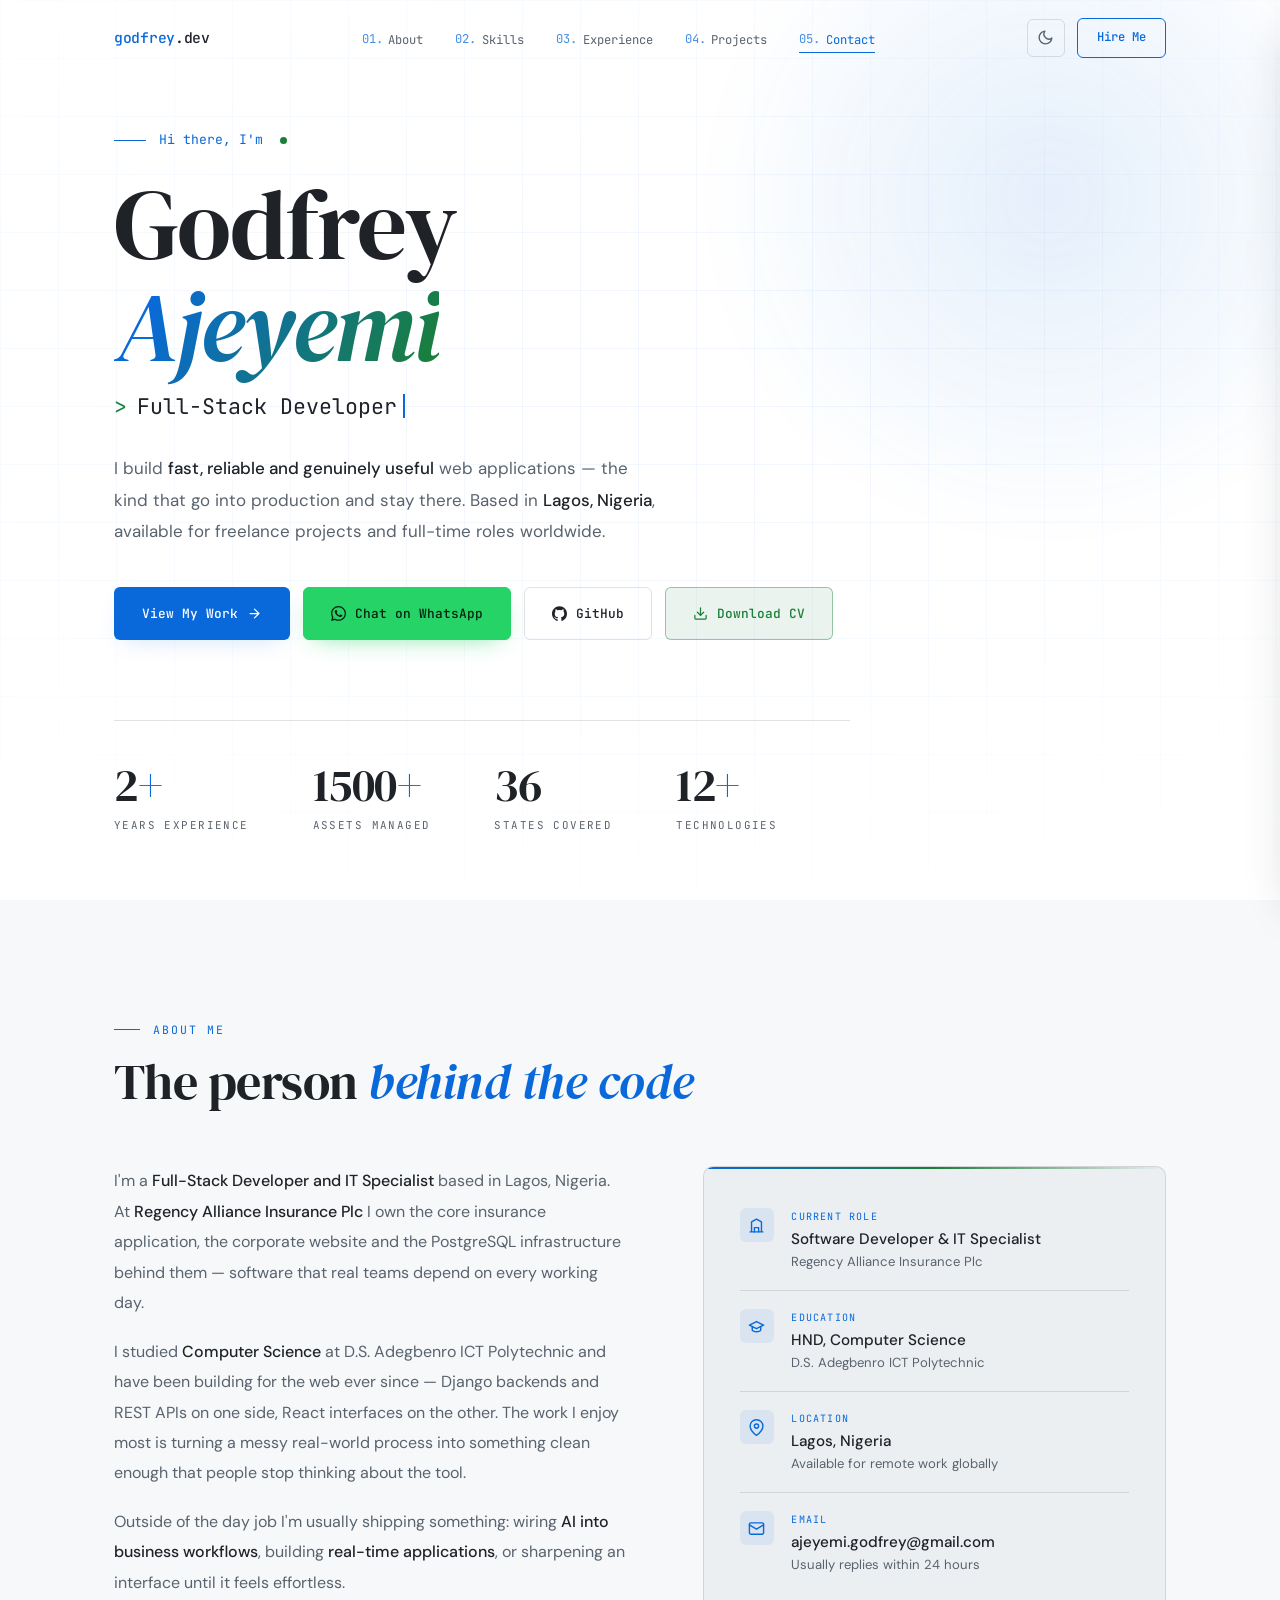
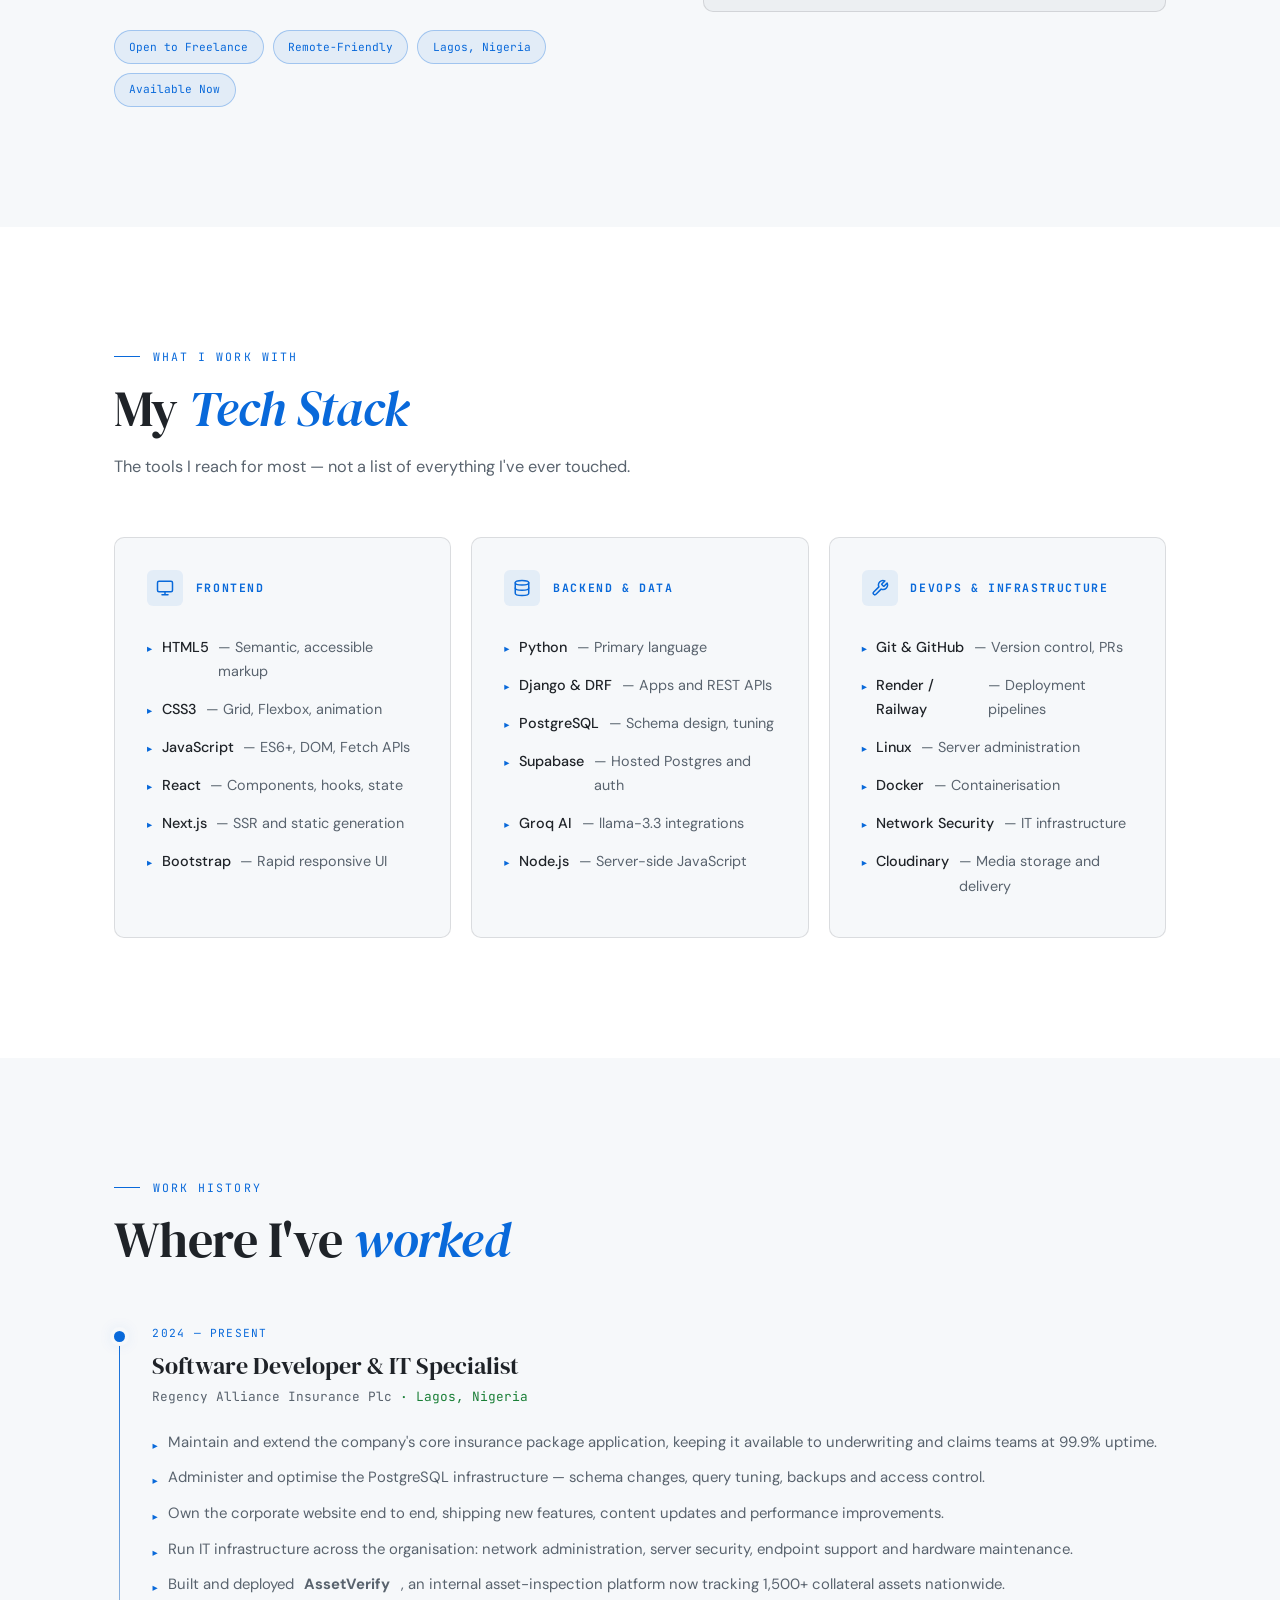
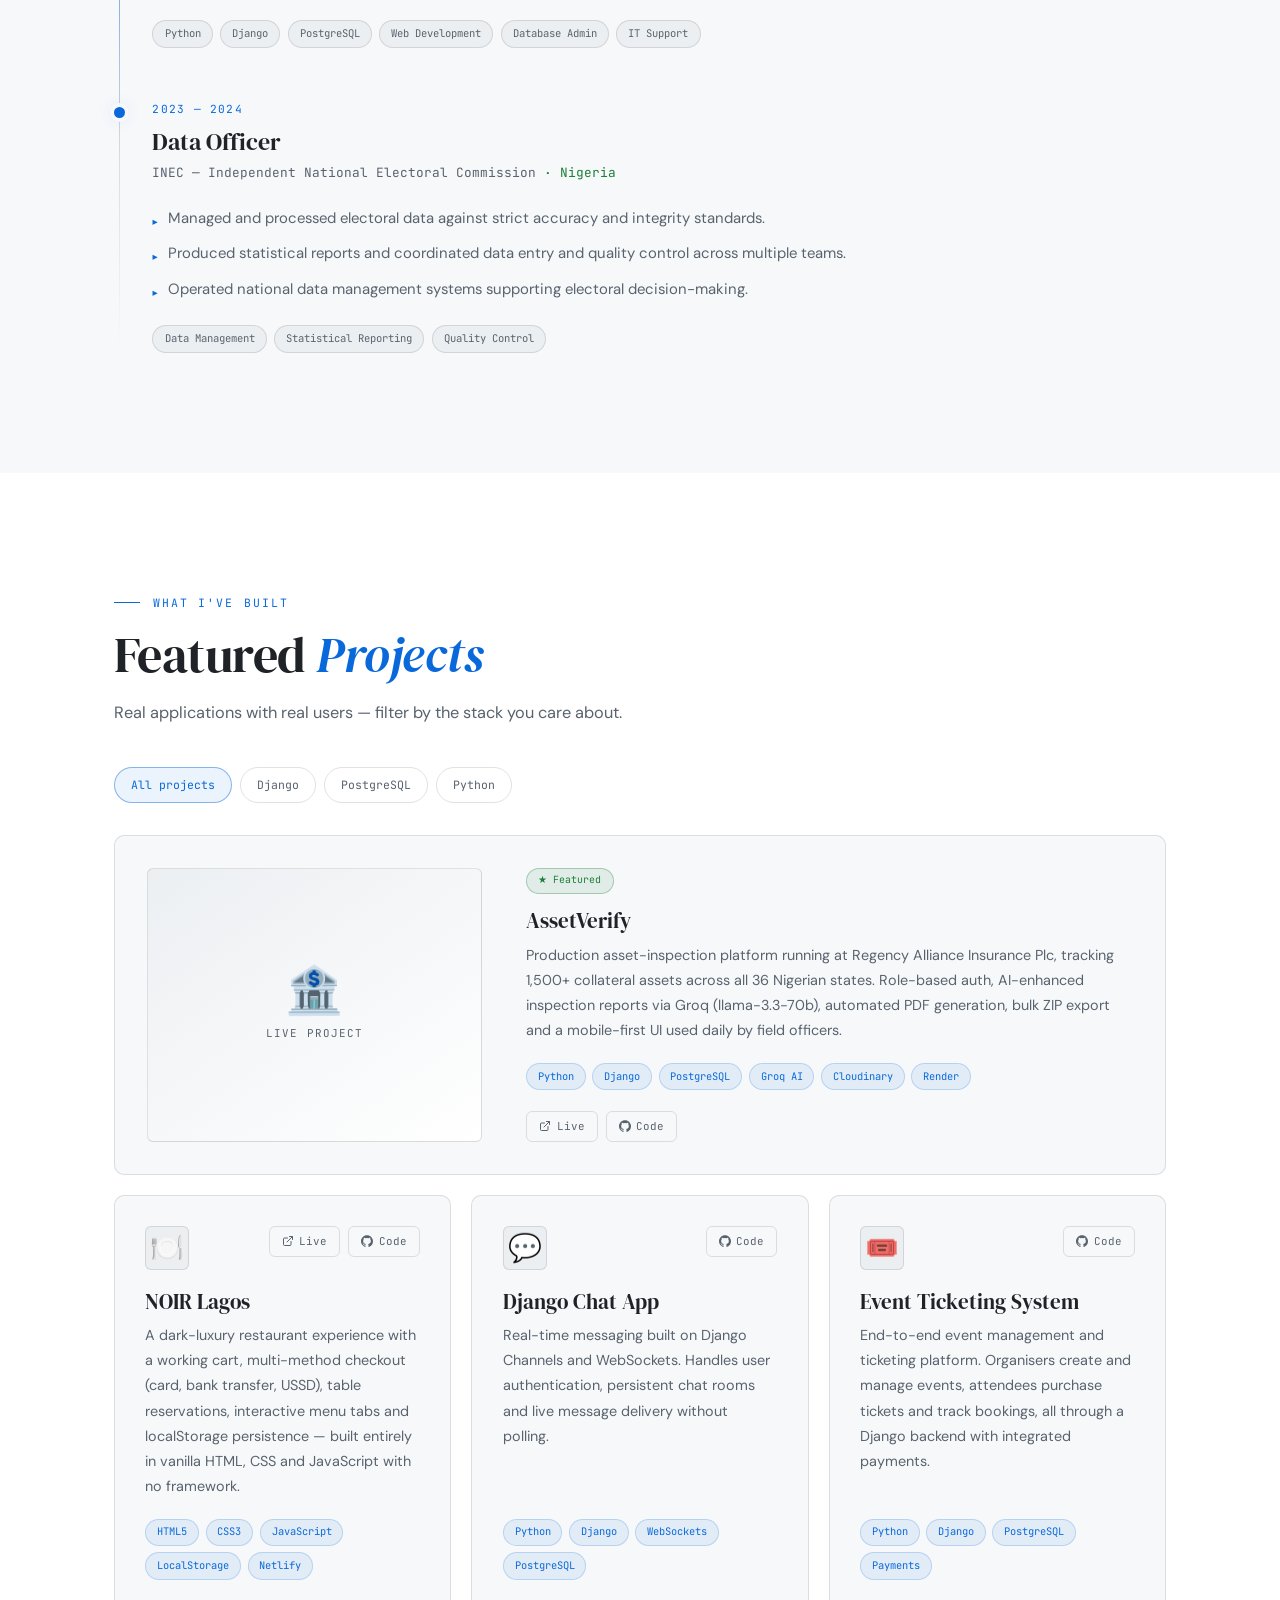
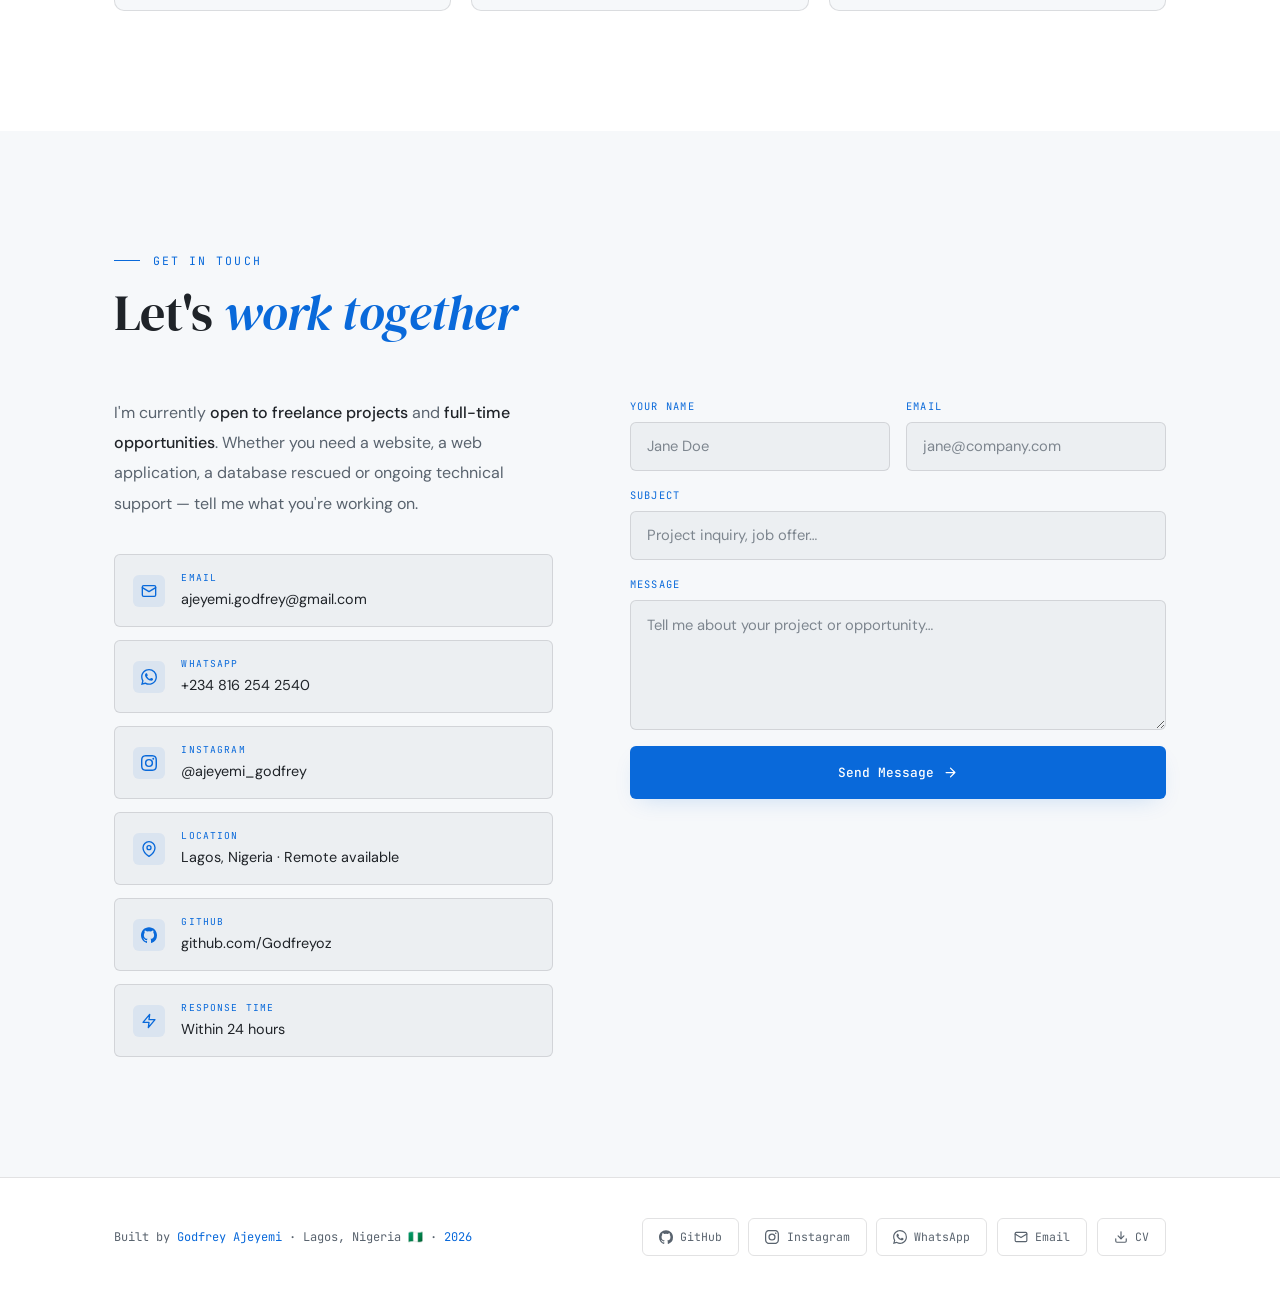
<file: index.html>
<!DOCTYPE html>
<html lang="en">
<head>
<meta charset="UTF-8"/>
<meta name="viewport" content="width=device-width, initial-scale=1.0"/>

<!-- ⚠ If you deploy anywhere other than https://godfreyportfolio.netlify.app, update the
     absolute URLs in this <head>, in robots.txt and in sitemap.xml.
     Social previews need absolute URLs — relative ones will not render. -->

<title>Godfrey Ajeyemi — Full-Stack Developer &amp; IT Specialist</title>
<meta name="description" content="Full-Stack Developer and IT Specialist in Lagos, Nigeria. I build production Django, Python and React applications — including AssetVerify, an AI-assisted asset inspection platform tracking 1,500+ assets across all 36 Nigerian states. Available for freelance and full-time work worldwide."/>
<meta name="author" content="Godfrey Ajeyemi"/>
<meta name="theme-color" content="#1a1f26"/>
<link rel="canonical" href="https://godfreyportfolio.netlify.app/"/>

<!-- Open Graph / Twitter -->
<meta property="og:type" content="profile"/>
<meta property="og:site_name" content="Godfrey Ajeyemi"/>
<meta property="og:title" content="Godfrey Ajeyemi — Full-Stack Developer &amp; IT Specialist"/>
<meta property="og:description" content="Django, Python, React and AI integration. Building production software from Lagos, Nigeria — available for freelance and full-time work worldwide."/>
<meta property="og:url" content="https://godfreyportfolio.netlify.app/"/>
<meta property="og:image" content="https://godfreyportfolio.netlify.app/assets/og-image.png"/>
<meta property="og:image:width" content="1200"/>
<meta property="og:image:height" content="630"/>
<meta property="og:image:alt" content="Godfrey Ajeyemi — Full-Stack Developer and IT Specialist"/>
<meta property="og:locale" content="en_NG"/>
<meta name="twitter:card" content="summary_large_image"/>
<meta name="twitter:title" content="Godfrey Ajeyemi — Full-Stack Developer &amp; IT Specialist"/>
<meta name="twitter:description" content="Django, Python, React and AI integration. Building production software from Lagos, Nigeria."/>
<meta name="twitter:image" content="https://godfreyportfolio.netlify.app/assets/og-image.png"/>

<!-- Icons -->
<link rel="icon" href="assets/favicon.svg" type="image/svg+xml"/>
<link rel="apple-touch-icon" href="assets/favicon.svg"/>
<link rel="manifest" href="site.webmanifest"/>

<!-- Fonts -->
<link rel="preconnect" href="https://fonts.googleapis.com"/>
<link rel="preconnect" href="https://fonts.gstatic.com" crossorigin/>
<link rel="stylesheet" href="https://fonts.googleapis.com/css2?family=DM+Serif+Display:ital@0;1&amp;family=DM+Sans:wght@300;400;500;600&amp;family=JetBrains+Mono:wght@400;500&amp;display=swap"/>

<link rel="stylesheet" href="css/style.css"/>

<!-- Theme resolved before first paint so there is no light/dark flash. -->
<script>
(function () {
  try {
    var saved = localStorage.getItem('godfrey_theme');
    var prefersLight = window.matchMedia('(prefers-color-scheme: light)').matches;
    var theme = saved || (prefersLight ? 'light' : 'dark');
    if (theme === 'light') {
      document.documentElement.setAttribute('data-theme', 'light');
      var m = document.querySelector('meta[name="theme-color"]');
      if (m) m.setAttribute('content', '#ffffff');
    }
  } catch (e) {}
})();
</script>

<script type="application/ld+json">
{
  "@context": "https://schema.org",
  "@type": "Person",
  "name": "Godfrey Ajeyemi",
  "url": "https://godfreyportfolio.netlify.app/",
  "image": "https://godfreyportfolio.netlify.app/assets/og-image.png",
  "jobTitle": "Full-Stack Developer & IT Specialist",
  "worksFor": { "@type": "Organization", "name": "Regency Alliance Insurance Plc" },
  "alumniOf": { "@type": "CollegeOrUniversity", "name": "D.S. Adegbenro ICT Polytechnic" },
  "address": {
    "@type": "PostalAddress",
    "addressLocality": "Lagos",
    "addressCountry": "NG"
  },
  "sameAs": [
    "https://github.com/Godfreyoz",
    "https://www.instagram.com/ajeyemi_godfrey/"
  ],
  "knowsAbout": [
    "Python", "Django", "Django REST Framework", "PostgreSQL", "JavaScript",
    "React", "Next.js", "Docker", "Linux", "AI Integration"
  ]
}
</script>
</head>
<body>

<a class="skip-link" href="#main">Skip to content</a>
<div class="progress-bar" id="progress" aria-hidden="true"></div>
<div class="toast" id="toast" role="status" aria-live="polite"></div>

<!-- ── NAV ─────────────────────────────────────────────────────────────── -->
<header class="nav" id="nav">
  <div class="wrap nav-inner">
    <a href="#hero" class="nav-logo">godfrey<span>.dev</span></a>

    <nav aria-label="Primary">
      <ul class="nav-links">
        <li><a href="#about"><i>01.</i>About</a></li>
        <li><a href="#skills"><i>02.</i>Skills</a></li>
        <li><a href="#experience"><i>03.</i>Experience</a></li>
        <li><a href="#projects"><i>04.</i>Projects</a></li>
        <li><a href="#contact"><i>05.</i>Contact</a></li>
      </ul>
    </nav>

    <div class="nav-actions">
      <button class="icon-btn" id="themeToggle" type="button" aria-label="Switch to light theme">
        <svg class="icon-moon" viewBox="0 0 24 24" fill="none" stroke="currentColor" stroke-width="2" stroke-linecap="round" stroke-linejoin="round" aria-hidden="true"><path d="M21 12.79A9 9 0 1 1 11.21 3 7 7 0 0 0 21 12.79z"/></svg>
        <svg class="icon-sun" viewBox="0 0 24 24" fill="none" stroke="currentColor" stroke-width="2" stroke-linecap="round" stroke-linejoin="round" aria-hidden="true"><circle cx="12" cy="12" r="4"/><path d="M12 2v2M12 20v2M4.93 4.93l1.41 1.41M17.66 17.66l1.41 1.41M2 12h2M20 12h2M6.34 17.66l-1.41 1.41M19.07 4.93l-1.41 1.41"/></svg>
      </button>

      <a href="#contact" class="nav-hire" data-email-link>Hire Me</a>

      <button class="icon-btn nav-toggle" id="navToggle" type="button"
              aria-label="Open menu" aria-expanded="false" aria-controls="drawer">
        <svg viewBox="0 0 24 24" fill="none" stroke="currentColor" stroke-width="2" stroke-linecap="round" aria-hidden="true"><path d="M3 6h18M3 12h18M3 18h18"/></svg>
      </button>
    </div>
  </div>
</header>

<div class="nav-scrim" id="scrim"></div>
<nav class="nav-drawer" id="drawer" aria-label="Mobile">
  <a href="#about"><i>01.</i>About</a>
  <a href="#skills"><i>02.</i>Skills</a>
  <a href="#experience"><i>03.</i>Experience</a>
  <a href="#projects"><i>04.</i>Projects</a>
  <a href="#contact"><i>05.</i>Contact</a>
  <a href="#contact" data-email-link><i>→</i>Hire Me</a>
</nav>

<main id="main">

<!-- ── HERO ────────────────────────────────────────────────────────────── -->
<section class="hero" id="hero">
  <div class="hero-bg" aria-hidden="true"></div>
  <div class="hero-glow" aria-hidden="true"></div>

  <div class="wrap hero-inner">
    <div class="hero-content">
      <p class="hero-greeting">
        Hi there, I'm
        <span class="status-dot" aria-hidden="true"></span>
        <span class="sr-only">Currently available for work</span>
      </p>

      <h1 class="hero-name">Godfrey<br/><em>Ajeyemi</em></h1>

      <p class="hero-role">
        <span class="prompt" aria-hidden="true">&gt;</span>
        <span id="typed">Full-Stack Developer</span>
        <span class="caret" aria-hidden="true"></span>
      </p>

      <p class="hero-desc">
        I build <strong>fast, reliable and genuinely useful</strong> web applications — the kind
        that go into production and stay there. Based in <strong>Lagos, Nigeria</strong>, available
        for freelance projects and full-time roles worldwide.
      </p>

      <div class="hero-ctas">
        <a href="#projects" class="btn btn-primary">
          View My Work
          <svg viewBox="0 0 24 24" fill="none" stroke="currentColor" stroke-width="2" stroke-linecap="round" stroke-linejoin="round" aria-hidden="true"><path d="M5 12h14M12 5l7 7-7 7"/></svg>
        </a>
        <a href="#contact" class="btn btn-wa" data-wa-link>
          <svg viewBox="0 0 24 24" fill="currentColor" aria-hidden="true"><path d="M17.472 14.382c-.297-.149-1.758-.867-2.03-.967-.273-.099-.471-.148-.67.15-.197.297-.767.966-.94 1.164-.173.199-.347.223-.644.075-.297-.15-1.255-.463-2.39-1.475-.883-.788-1.48-1.761-1.653-2.059-.173-.297-.018-.458.13-.606.134-.133.298-.347.446-.52.149-.174.198-.298.298-.497.099-.198.05-.371-.025-.52-.075-.149-.669-1.612-.916-2.207-.242-.579-.487-.5-.669-.51a12.8 12.8 0 0 0-.57-.01c-.198 0-.52.074-.792.372-.272.297-1.04 1.016-1.04 2.479 0 1.462 1.065 2.875 1.213 3.074.149.198 2.096 3.2 5.077 4.487.709.306 1.262.489 1.694.625.712.227 1.36.195 1.871.118.571-.085 1.758-.719 2.006-1.413.248-.694.248-1.289.173-1.413-.074-.124-.272-.198-.57-.347m-5.421 7.403h-.004a9.87 9.87 0 0 1-5.031-1.378l-.361-.214-3.741.982.998-3.648-.235-.374a9.86 9.86 0 0 1-1.51-5.26c.001-5.45 4.436-9.884 9.888-9.884a9.82 9.82 0 0 1 6.988 2.896 9.825 9.825 0 0 1 2.893 6.994c-.003 5.45-4.437 9.884-9.885 9.884m8.413-18.297A11.815 11.815 0 0 0 12.05 0C5.495 0 .16 5.335.157 11.892c0 2.096.547 4.142 1.588 5.945L.057 24l6.305-1.654a11.882 11.882 0 0 0 5.683 1.448h.005c6.554 0 11.89-5.335 11.893-11.893a11.821 11.821 0 0 0-3.48-8.413Z"/></svg>
          Chat on WhatsApp
        </a>
        <a href="https://github.com/Godfreyoz" target="_blank" rel="noopener noreferrer" class="btn btn-ghost">
          <svg viewBox="0 0 24 24" fill="currentColor" aria-hidden="true"><path d="M12 .5C5.37.5 0 5.87 0 12.5c0 5.3 3.44 9.8 8.21 11.39.6.11.82-.26.82-.58v-2.23c-3.34.73-4.04-1.42-4.04-1.42-.55-1.39-1.34-1.76-1.34-1.76-1.09-.75.08-.73.08-.73 1.2.08 1.84 1.24 1.84 1.24 1.07 1.83 2.81 1.3 3.5.99.11-.78.42-1.31.76-1.61-2.67-.3-5.47-1.34-5.47-5.96 0-1.32.47-2.39 1.24-3.23-.13-.3-.54-1.53.11-3.18 0 0 1.01-.32 3.3 1.23a11.5 11.5 0 0 1 6.01 0c2.29-1.55 3.3-1.23 3.3-1.23.65 1.65.24 2.88.12 3.18.77.84 1.23 1.91 1.23 3.23 0 4.63-2.8 5.65-5.48 5.95.43.37.81 1.1.81 2.22v3.29c0 .32.22.7.83.58A12.01 12.01 0 0 0 24 12.5C24 5.87 18.63.5 12 .5z"/></svg>
          GitHub
        </a>
        <a href="Godfrey_Ajeyemi_CV.pdf" class="btn btn-cv" download>
          <svg viewBox="0 0 24 24" fill="none" stroke="currentColor" stroke-width="2" stroke-linecap="round" stroke-linejoin="round" aria-hidden="true"><path d="M21 15v4a2 2 0 0 1-2 2H5a2 2 0 0 1-2-2v-4"/><polyline points="7 10 12 15 17 10"/><line x1="12" y1="15" x2="12" y2="3"/></svg>
          Download CV
        </a>
      </div>

      <div class="hero-stats">
        <div>
          <p class="stat-num" data-count="2">2<span>+</span></p>
          <p class="stat-label">Years Experience</p>
        </div>
        <div>
          <p class="stat-num" data-count="1500">1500<span>+</span></p>
          <p class="stat-label">Assets Managed</p>
        </div>
        <div>
          <p class="stat-num" data-count="36">36</p>
          <p class="stat-label">States Covered</p>
        </div>
        <div>
          <p class="stat-num" data-count="12">12<span>+</span></p>
          <p class="stat-label">Technologies</p>
        </div>
      </div>
    </div>
  </div>
</section>

<!-- ── ABOUT ───────────────────────────────────────────────────────────── -->
<section id="about">
  <div class="wrap">
    <div class="section-head reveal">
      <p class="section-label">About Me</p>
      <h2 class="section-title">The person <em>behind the code</em></h2>
    </div>

    <div class="about-grid">
      <div class="about-text reveal" style="--d:.05s">
        <p>
          I'm a <strong>Full-Stack Developer and IT Specialist</strong> based in Lagos, Nigeria.
          At <strong>Regency Alliance Insurance Plc</strong> I own the core insurance application,
          the corporate website and the PostgreSQL infrastructure behind them — software that real
          teams depend on every working day.
        </p>
        <p>
          I studied <strong>Computer Science</strong> at D.S. Adegbenro ICT Polytechnic and have
          been building for the web ever since — Django backends and REST APIs on one side, React
          interfaces on the other. The work I enjoy most is turning a messy real-world process into
          something clean enough that people stop thinking about the tool.
        </p>
        <p>
          Outside of the day job I'm usually shipping something: wiring
          <strong>AI into business workflows</strong>, building <strong>real-time applications</strong>,
          or sharpening an interface until it feels effortless.
        </p>

        <div class="tag-row">
          <span class="tag">Open to Freelance</span>
          <span class="tag">Remote-Friendly</span>
          <span class="tag">Lagos, Nigeria</span>
          <span class="tag">Available Now</span>
        </div>
      </div>

      <div class="card about-card reveal" style="--d:.12s">
        <div class="about-row">
          <div class="about-icon" aria-hidden="true">
            <svg viewBox="0 0 24 24" fill="none" stroke="currentColor" stroke-width="2" stroke-linecap="round" stroke-linejoin="round"><path d="M3 21h18M5 21V7l7-4 7 4v14"/><path d="M9 21v-6h6v6"/></svg>
          </div>
          <div>
            <p class="about-label">Current Role</p>
            <p class="about-value">Software Developer &amp; IT Specialist</p>
            <p class="about-sub">Regency Alliance Insurance Plc</p>
          </div>
        </div>

        <div class="about-row">
          <div class="about-icon" aria-hidden="true">
            <svg viewBox="0 0 24 24" fill="none" stroke="currentColor" stroke-width="2" stroke-linecap="round" stroke-linejoin="round"><path d="M22 10L12 5 2 10l10 5 10-5z"/><path d="M6 12v5c0 1 2.7 2.5 6 2.5s6-1.5 6-2.5v-5"/></svg>
          </div>
          <div>
            <p class="about-label">Education</p>
            <p class="about-value">HND, Computer Science</p>
            <p class="about-sub">D.S. Adegbenro ICT Polytechnic</p>
          </div>
        </div>

        <div class="about-row">
          <div class="about-icon" aria-hidden="true">
            <svg viewBox="0 0 24 24" fill="none" stroke="currentColor" stroke-width="2" stroke-linecap="round" stroke-linejoin="round"><path d="M21 10c0 7-9 13-9 13s-9-6-9-13a9 9 0 0 1 18 0z"/><circle cx="12" cy="10" r="3"/></svg>
          </div>
          <div>
            <p class="about-label">Location</p>
            <p class="about-value">Lagos, Nigeria</p>
            <p class="about-sub">Available for remote work globally</p>
          </div>
        </div>

        <div class="about-row">
          <div class="about-icon" aria-hidden="true">
            <svg viewBox="0 0 24 24" fill="none" stroke="currentColor" stroke-width="2" stroke-linecap="round" stroke-linejoin="round"><rect x="2" y="4" width="20" height="16" rx="2"/><path d="m22 7-10 6L2 7"/></svg>
          </div>
          <div>
            <p class="about-label">Email</p>
            <p class="about-value" data-email-text></p>
            <p class="about-sub">Usually replies within 24 hours</p>
          </div>
        </div>
      </div>
    </div>
  </div>
</section>

<!-- ── SKILLS ──────────────────────────────────────────────────────────── -->
<section id="skills">
  <div class="wrap">
    <div class="section-head reveal">
      <p class="section-label">What I Work With</p>
      <h2 class="section-title">My <em>Tech Stack</em></h2>
      <p class="section-sub">
        The tools I reach for most — not a list of everything I've ever touched.
      </p>
    </div>

    <div class="skills-grid">
      <div class="card skill-card spotlight reveal">
        <div class="skill-head">
          <span class="skill-icon" aria-hidden="true">
            <svg viewBox="0 0 24 24" fill="none" stroke="currentColor" stroke-width="2" stroke-linecap="round" stroke-linejoin="round"><rect x="2" y="3" width="20" height="14" rx="2"/><path d="M8 21h8M12 17v4"/></svg>
          </span>
          <h3 class="skill-title">Frontend</h3>
        </div>
        <ul class="skill-list">
          <li><strong>HTML5</strong> — Semantic, accessible markup</li>
          <li><strong>CSS3</strong> — Grid, Flexbox, animation</li>
          <li><strong>JavaScript</strong> — ES6+, DOM, Fetch APIs</li>
          <li><strong>React</strong> — Components, hooks, state</li>
          <li><strong>Next.js</strong> — SSR and static generation</li>
          <li><strong>Bootstrap</strong> — Rapid responsive UI</li>
        </ul>
      </div>

      <div class="card skill-card spotlight reveal" style="--d:.08s">
        <div class="skill-head">
          <span class="skill-icon" aria-hidden="true">
            <svg viewBox="0 0 24 24" fill="none" stroke="currentColor" stroke-width="2" stroke-linecap="round" stroke-linejoin="round"><ellipse cx="12" cy="5" rx="9" ry="3"/><path d="M3 5v14c0 1.7 4 3 9 3s9-1.3 9-3V5"/><path d="M3 12c0 1.7 4 3 9 3s9-1.3 9-3"/></svg>
          </span>
          <h3 class="skill-title">Backend &amp; Data</h3>
        </div>
        <ul class="skill-list">
          <li><strong>Python</strong> — Primary language</li>
          <li><strong>Django &amp; DRF</strong> — Apps and REST APIs</li>
          <li><strong>PostgreSQL</strong> — Schema design, tuning</li>
          <li><strong>Supabase</strong> — Hosted Postgres and auth</li>
          <li><strong>Groq AI</strong> — llama-3.3 integrations</li>
          <li><strong>Node.js</strong> — Server-side JavaScript</li>
        </ul>
      </div>

      <div class="card skill-card spotlight reveal" style="--d:.16s">
        <div class="skill-head">
          <span class="skill-icon" aria-hidden="true">
            <svg viewBox="0 0 24 24" fill="none" stroke="currentColor" stroke-width="2" stroke-linecap="round" stroke-linejoin="round"><path d="M14.7 6.3a1 1 0 0 0 0 1.4l1.6 1.6a1 1 0 0 0 1.4 0l3.77-3.77a6 6 0 0 1-7.94 7.94l-6.91 6.91a2.12 2.12 0 0 1-3-3l6.91-6.91a6 6 0 0 1 7.94-7.94l-3.76 3.76z"/></svg>
          </span>
          <h3 class="skill-title">DevOps &amp; Infrastructure</h3>
        </div>
        <ul class="skill-list">
          <li><strong>Git &amp; GitHub</strong> — Version control, PRs</li>
          <li><strong>Render / Railway</strong> — Deployment pipelines</li>
          <li><strong>Linux</strong> — Server administration</li>
          <li><strong>Docker</strong> — Containerisation</li>
          <li><strong>Network Security</strong> — IT infrastructure</li>
          <li><strong>Cloudinary</strong> — Media storage and delivery</li>
        </ul>
      </div>
    </div>
  </div>
</section>

<!-- ── EXPERIENCE ──────────────────────────────────────────────────────── -->
<section id="experience">
  <div class="wrap">
    <div class="section-head reveal">
      <p class="section-label">Work History</p>
      <h2 class="section-title">Where I've <em>worked</em></h2>
    </div>

    <div class="timeline">
      <article class="tl-item reveal">
        <span class="tl-dot" aria-hidden="true"></span>
        <p class="tl-date">2024 — Present</p>
        <h3 class="tl-role">Software Developer &amp; IT Specialist</h3>
        <p class="tl-company">Regency Alliance Insurance Plc <span>· Lagos, Nigeria</span></p>
        <ul class="tl-bullets">
          <li>Maintain and extend the company's core insurance package application, keeping it available to underwriting and claims teams at 99.9% uptime.</li>
          <li>Administer and optimise the PostgreSQL infrastructure — schema changes, query tuning, backups and access control.</li>
          <li>Own the corporate website end to end, shipping new features, content updates and performance improvements.</li>
          <li>Run IT infrastructure across the organisation: network administration, server security, endpoint support and hardware maintenance.</li>
          <li>Built and deployed <strong>AssetVerify</strong>, an internal asset-inspection platform now tracking 1,500+ collateral assets nationwide.</li>
        </ul>
        <div class="tl-tags">
          <span class="tl-tag">Python</span>
          <span class="tl-tag">Django</span>
          <span class="tl-tag">PostgreSQL</span>
          <span class="tl-tag">Web Development</span>
          <span class="tl-tag">Database Admin</span>
          <span class="tl-tag">IT Support</span>
        </div>
      </article>

      <article class="tl-item reveal" style="--d:.08s">
        <span class="tl-dot" aria-hidden="true"></span>
        <p class="tl-date">2023 — 2024</p>
        <h3 class="tl-role">Data Officer</h3>
        <p class="tl-company">INEC — Independent National Electoral Commission <span>· Nigeria</span></p>
        <ul class="tl-bullets">
          <li>Managed and processed electoral data against strict accuracy and integrity standards.</li>
          <li>Produced statistical reports and coordinated data entry and quality control across multiple teams.</li>
          <li>Operated national data management systems supporting electoral decision-making.</li>
        </ul>
        <div class="tl-tags">
          <span class="tl-tag">Data Management</span>
          <span class="tl-tag">Statistical Reporting</span>
          <span class="tl-tag">Quality Control</span>
        </div>
      </article>
    </div>
  </div>
</section>

<!-- ── PROJECTS ────────────────────────────────────────────────────────── -->
<section id="projects">
  <div class="wrap">
    <div class="section-head reveal">
      <p class="section-label">What I've Built</p>
      <h2 class="section-title">Featured <em>Projects</em></h2>
      <p class="section-sub">
        Real applications with real users — filter by the stack you care about.
      </p>
    </div>

    <div class="filters" id="filters" role="group" aria-label="Filter projects by technology"></div>
    <div class="projects-grid" id="projectsGrid"></div>
  </div>
</section>

<!-- ── CONTACT ─────────────────────────────────────────────────────────── -->
<section id="contact">
  <div class="wrap">
    <div class="section-head reveal">
      <p class="section-label">Get In Touch</p>
      <h2 class="section-title">Let's <em>work together</em></h2>
    </div>

    <div class="contact-grid">
      <div class="reveal">
        <p class="contact-intro">
          I'm currently <strong>open to freelance projects</strong> and
          <strong>full-time opportunities</strong>. Whether you need a website, a web application,
          a database rescued or ongoing technical support — tell me what you're working on.
        </p>

        <div class="contact-list">
          <div class="contact-item">
            <span class="contact-icon" aria-hidden="true">
              <svg viewBox="0 0 24 24" fill="none" stroke="currentColor" stroke-width="2" stroke-linecap="round" stroke-linejoin="round"><rect x="2" y="4" width="20" height="16" rx="2"/><path d="m22 7-10 6L2 7"/></svg>
            </span>
            <div>
              <p class="contact-label">Email</p>
              <p class="contact-value" data-email-text></p>
            </div>
          </div>

          <div class="contact-item">
            <span class="contact-icon" aria-hidden="true">
              <svg viewBox="0 0 24 24" fill="currentColor"><path d="M17.472 14.382c-.297-.149-1.758-.867-2.03-.967-.273-.099-.471-.148-.67.15-.197.297-.767.966-.94 1.164-.173.199-.347.223-.644.075-.297-.15-1.255-.463-2.39-1.475-.883-.788-1.48-1.761-1.653-2.059-.173-.297-.018-.458.13-.606.134-.133.298-.347.446-.52.149-.174.198-.298.298-.497.099-.198.05-.371-.025-.52-.075-.149-.669-1.612-.916-2.207-.242-.579-.487-.5-.669-.51a12.8 12.8 0 0 0-.57-.01c-.198 0-.52.074-.792.372-.272.297-1.04 1.016-1.04 2.479 0 1.462 1.065 2.875 1.213 3.074.149.198 2.096 3.2 5.077 4.487.709.306 1.262.489 1.694.625.712.227 1.36.195 1.871.118.571-.085 1.758-.719 2.006-1.413.248-.694.248-1.289.173-1.413-.074-.124-.272-.198-.57-.347m-5.421 7.403h-.004a9.87 9.87 0 0 1-5.031-1.378l-.361-.214-3.741.982.998-3.648-.235-.374a9.86 9.86 0 0 1-1.51-5.26c.001-5.45 4.436-9.884 9.888-9.884a9.82 9.82 0 0 1 6.988 2.896 9.825 9.825 0 0 1 2.893 6.994c-.003 5.45-4.437 9.884-9.885 9.884m8.413-18.297A11.815 11.815 0 0 0 12.05 0C5.495 0 .16 5.335.157 11.892c0 2.096.547 4.142 1.588 5.945L.057 24l6.305-1.654a11.882 11.882 0 0 0 5.683 1.448h.005c6.554 0 11.89-5.335 11.893-11.893a11.821 11.821 0 0 0-3.48-8.413Z"/></svg>
            </span>
            <div>
              <p class="contact-label">WhatsApp</p>
              <p class="contact-value" data-phone-text></p>
            </div>
          </div>

          <a class="contact-item" href="https://www.instagram.com/ajeyemi_godfrey/" target="_blank" rel="noopener noreferrer">
            <span class="contact-icon" aria-hidden="true">
              <svg viewBox="0 0 24 24" fill="currentColor"><path d="M12 0C8.74 0 8.333.015 7.053.072 5.775.132 4.905.333 4.14.63c-.789.306-1.459.717-2.126 1.384S.935 3.35.63 4.14C.333 4.905.131 5.775.072 7.053.012 8.333 0 8.74 0 12s.015 3.667.072 4.947c.06 1.277.261 2.148.558 2.913.306.788.717 1.459 1.384 2.126.667.666 1.336 1.079 2.126 1.384.766.296 1.636.499 2.913.558C8.333 23.988 8.74 24 12 24s3.667-.015 4.947-.072c1.277-.06 2.148-.262 2.913-.558.788-.306 1.459-.718 2.126-1.384.666-.667 1.079-1.335 1.384-2.126.296-.765.499-1.636.558-2.913.06-1.28.072-1.687.072-4.947s-.015-3.667-.072-4.947c-.06-1.277-.262-2.149-.558-2.913-.306-.789-.718-1.459-1.384-2.126C21.319 1.347 20.651.935 19.86.63c-.765-.297-1.636-.499-2.913-.558C15.667.012 15.26 0 12 0zm0 2.16c3.203 0 3.585.016 4.85.071 1.17.055 1.805.249 2.227.415.562.217.96.477 1.382.896.419.42.679.819.896 1.381.164.422.36 1.057.413 2.227.057 1.266.07 1.646.07 4.85s-.015 3.585-.074 4.85c-.061 1.17-.256 1.805-.421 2.227-.224.562-.479.96-.899 1.382-.419.419-.824.679-1.38.896-.42.164-1.065.36-2.235.413-1.274.057-1.649.07-4.859.07-3.211 0-3.586-.015-4.859-.074-1.171-.061-1.816-.256-2.236-.421-.569-.224-.96-.479-1.379-.899-.421-.419-.69-.824-.9-1.38-.165-.42-.359-1.065-.42-2.235-.045-1.26-.061-1.649-.061-4.844 0-3.196.016-3.586.061-4.861.061-1.17.255-1.814.42-2.234.21-.57.479-.96.9-1.381.419-.419.81-.689 1.379-.898.42-.166 1.051-.361 2.221-.421 1.275-.045 1.65-.06 4.859-.06l.045.03zm0 3.678a6.162 6.162 0 1 0 0 12.324 6.162 6.162 0 1 0 0-12.324zM12 16c-2.209 0-4-1.79-4-4 0-2.209 1.791-4 4-4s4 1.791 4 4c0 2.21-1.791 4-4 4zm7.846-10.405a1.441 1.441 0 0 1-2.88 0 1.44 1.44 0 0 1 2.88 0z"/></svg>
            </span>
            <div>
              <p class="contact-label">Instagram</p>
              <p class="contact-value">@ajeyemi_godfrey</p>
            </div>
          </a>

          <div class="contact-item">
            <span class="contact-icon" aria-hidden="true">
              <svg viewBox="0 0 24 24" fill="none" stroke="currentColor" stroke-width="2" stroke-linecap="round" stroke-linejoin="round"><path d="M21 10c0 7-9 13-9 13s-9-6-9-13a9 9 0 0 1 18 0z"/><circle cx="12" cy="10" r="3"/></svg>
            </span>
            <div>
              <p class="contact-label">Location</p>
              <p class="contact-value">Lagos, Nigeria · Remote available</p>
            </div>
          </div>

          <a class="contact-item" href="https://github.com/Godfreyoz" target="_blank" rel="noopener noreferrer">
            <span class="contact-icon" aria-hidden="true">
              <svg viewBox="0 0 24 24" fill="currentColor"><path d="M12 .5C5.37.5 0 5.87 0 12.5c0 5.3 3.44 9.8 8.21 11.39.6.11.82-.26.82-.58v-2.23c-3.34.73-4.04-1.42-4.04-1.42-.55-1.39-1.34-1.76-1.34-1.76-1.09-.75.08-.73.08-.73 1.2.08 1.84 1.24 1.84 1.24 1.07 1.83 2.81 1.3 3.5.99.11-.78.42-1.31.76-1.61-2.67-.3-5.47-1.34-5.47-5.96 0-1.32.47-2.39 1.24-3.23-.13-.3-.54-1.53.11-3.18 0 0 1.01-.32 3.3 1.23a11.5 11.5 0 0 1 6.01 0c2.29-1.55 3.3-1.23 3.3-1.23.65 1.65.24 2.88.12 3.18.77.84 1.23 1.91 1.23 3.23 0 4.63-2.8 5.65-5.48 5.95.43.37.81 1.1.81 2.22v3.29c0 .32.22.7.83.58A12.01 12.01 0 0 0 24 12.5C24 5.87 18.63.5 12 .5z"/></svg>
            </span>
            <div>
              <p class="contact-label">GitHub</p>
              <p class="contact-value">github.com/Godfreyoz</p>
            </div>
          </a>

          <div class="contact-item">
            <span class="contact-icon" aria-hidden="true">
              <svg viewBox="0 0 24 24" fill="none" stroke="currentColor" stroke-width="2" stroke-linecap="round" stroke-linejoin="round"><polygon points="13 2 3 14 12 14 11 22 21 10 12 10 13 2"/></svg>
            </span>
            <div>
              <p class="contact-label">Response Time</p>
              <p class="contact-value">Within 24 hours</p>
            </div>
          </div>
        </div>
      </div>

      <div class="reveal" style="--d:.1s">
        <form class="form" id="contactForm" action="https://formspree.io/f/mgonvrkj" method="POST">
          <div class="form-row">
            <div class="field">
              <label for="f-name">Your Name</label>
              <input id="f-name" type="text" name="name" placeholder="Jane Doe" autocomplete="name" required/>
            </div>
            <div class="field">
              <label for="f-email">Email</label>
              <input id="f-email" type="email" name="email" placeholder="jane@company.com" autocomplete="email" required/>
            </div>
          </div>

          <div class="field">
            <label for="f-subject">Subject</label>
            <input id="f-subject" type="text" name="subject" placeholder="Project inquiry, job offer…" required/>
          </div>

          <div class="field">
            <label for="f-message">Message</label>
            <textarea id="f-message" name="message" placeholder="Tell me about your project or opportunity…" required></textarea>
          </div>

          <!-- Honeypot: hidden from people, irresistible to bots. -->
          <input class="hp" type="text" name="_gotcha" tabindex="-1" autocomplete="off" aria-hidden="true"/>

          <button type="submit" class="btn btn-primary" id="submitBtn" style="justify-content:center">
            <span class="btn-label">Send Message</span>
            <svg viewBox="0 0 24 24" fill="none" stroke="currentColor" stroke-width="2" stroke-linecap="round" stroke-linejoin="round" aria-hidden="true"><path d="M5 12h14M12 5l7 7-7 7"/></svg>
          </button>
        </form>
      </div>
    </div>
  </div>
</section>

</main>

<!-- ── FOOTER ──────────────────────────────────────────────────────────── -->
<footer>
  <div class="wrap footer-inner">
    <p class="footer-left">
      Built by <span>Godfrey Ajeyemi</span> · Lagos, Nigeria 🇳🇬 · <span id="year">2026</span>
    </p>
    <div class="footer-socials">
      <a href="https://github.com/Godfreyoz" target="_blank" rel="noopener noreferrer" class="social">
        <svg viewBox="0 0 24 24" fill="currentColor" aria-hidden="true"><path d="M12 .5C5.37.5 0 5.87 0 12.5c0 5.3 3.44 9.8 8.21 11.39.6.11.82-.26.82-.58v-2.23c-3.34.73-4.04-1.42-4.04-1.42-.55-1.39-1.34-1.76-1.34-1.76-1.09-.75.08-.73.08-.73 1.2.08 1.84 1.24 1.84 1.24 1.07 1.83 2.81 1.3 3.5.99.11-.78.42-1.31.76-1.61-2.67-.3-5.47-1.34-5.47-5.96 0-1.32.47-2.39 1.24-3.23-.13-.3-.54-1.53.11-3.18 0 0 1.01-.32 3.3 1.23a11.5 11.5 0 0 1 6.01 0c2.29-1.55 3.3-1.23 3.3-1.23.65 1.65.24 2.88.12 3.18.77.84 1.23 1.91 1.23 3.23 0 4.63-2.8 5.65-5.48 5.95.43.37.81 1.1.81 2.22v3.29c0 .32.22.7.83.58A12.01 12.01 0 0 0 24 12.5C24 5.87 18.63.5 12 .5z"/></svg>
        GitHub
      </a>
      <a href="https://www.instagram.com/ajeyemi_godfrey/" target="_blank" rel="noopener noreferrer" class="social">
        <svg viewBox="0 0 24 24" fill="currentColor" aria-hidden="true"><path d="M12 0C8.74 0 8.333.015 7.053.072 5.775.132 4.905.333 4.14.63c-.789.306-1.459.717-2.126 1.384S.935 3.35.63 4.14C.333 4.905.131 5.775.072 7.053.012 8.333 0 8.74 0 12s.015 3.667.072 4.947c.06 1.277.261 2.148.558 2.913.306.788.717 1.459 1.384 2.126.667.666 1.336 1.079 2.126 1.384.766.296 1.636.499 2.913.558C8.333 23.988 8.74 24 12 24s3.667-.015 4.947-.072c1.277-.06 2.148-.262 2.913-.558.788-.306 1.459-.718 2.126-1.384.666-.667 1.079-1.335 1.384-2.126.296-.765.499-1.636.558-2.913.06-1.28.072-1.687.072-4.947s-.015-3.667-.072-4.947c-.06-1.277-.262-2.149-.558-2.913-.306-.789-.718-1.459-1.384-2.126C21.319 1.347 20.651.935 19.86.63c-.765-.297-1.636-.499-2.913-.558C15.667.012 15.26 0 12 0zm0 2.16c3.203 0 3.585.016 4.85.071 1.17.055 1.805.249 2.227.415.562.217.96.477 1.382.896.419.42.679.819.896 1.381.164.422.36 1.057.413 2.227.057 1.266.07 1.646.07 4.85s-.015 3.585-.074 4.85c-.061 1.17-.256 1.805-.421 2.227-.224.562-.479.96-.899 1.382-.419.419-.824.679-1.38.896-.42.164-1.065.36-2.235.413-1.274.057-1.649.07-4.859.07-3.211 0-3.586-.015-4.859-.074-1.171-.061-1.816-.256-2.236-.421-.569-.224-.96-.479-1.379-.899-.421-.419-.69-.824-.9-1.38-.165-.42-.359-1.065-.42-2.235-.045-1.26-.061-1.649-.061-4.844 0-3.196.016-3.586.061-4.861.061-1.17.255-1.814.42-2.234.21-.57.479-.96.9-1.381.419-.419.81-.689 1.379-.898.42-.166 1.051-.361 2.221-.421 1.275-.045 1.65-.06 4.859-.06l.045.03zm0 3.678a6.162 6.162 0 1 0 0 12.324 6.162 6.162 0 1 0 0-12.324zM12 16c-2.209 0-4-1.79-4-4 0-2.209 1.791-4 4-4s4 1.791 4 4c0 2.21-1.791 4-4 4zm7.846-10.405a1.441 1.441 0 0 1-2.88 0 1.44 1.44 0 0 1 2.88 0z"/></svg>
        Instagram
      </a>
      <a href="#contact" class="social" data-wa-link>
        <svg viewBox="0 0 24 24" fill="currentColor" aria-hidden="true"><path d="M17.472 14.382c-.297-.149-1.758-.867-2.03-.967-.273-.099-.471-.148-.67.15-.197.297-.767.966-.94 1.164-.173.199-.347.223-.644.075-.297-.15-1.255-.463-2.39-1.475-.883-.788-1.48-1.761-1.653-2.059-.173-.297-.018-.458.13-.606.134-.133.298-.347.446-.52.149-.174.198-.298.298-.497.099-.198.05-.371-.025-.52-.075-.149-.669-1.612-.916-2.207-.242-.579-.487-.5-.669-.51a12.8 12.8 0 0 0-.57-.01c-.198 0-.52.074-.792.372-.272.297-1.04 1.016-1.04 2.479 0 1.462 1.065 2.875 1.213 3.074.149.198 2.096 3.2 5.077 4.487.709.306 1.262.489 1.694.625.712.227 1.36.195 1.871.118.571-.085 1.758-.719 2.006-1.413.248-.694.248-1.289.173-1.413-.074-.124-.272-.198-.57-.347m-5.421 7.403h-.004a9.87 9.87 0 0 1-5.031-1.378l-.361-.214-3.741.982.998-3.648-.235-.374a9.86 9.86 0 0 1-1.51-5.26c.001-5.45 4.436-9.884 9.888-9.884a9.82 9.82 0 0 1 6.988 2.896 9.825 9.825 0 0 1 2.893 6.994c-.003 5.45-4.437 9.884-9.885 9.884m8.413-18.297A11.815 11.815 0 0 0 12.05 0C5.495 0 .16 5.335.157 11.892c0 2.096.547 4.142 1.588 5.945L.057 24l6.305-1.654a11.882 11.882 0 0 0 5.683 1.448h.005c6.554 0 11.89-5.335 11.893-11.893a11.821 11.821 0 0 0-3.48-8.413Z"/></svg>
        WhatsApp
      </a>
      <a href="#" class="social" data-email-link>
        <svg viewBox="0 0 24 24" fill="none" stroke="currentColor" stroke-width="2" stroke-linecap="round" stroke-linejoin="round" aria-hidden="true"><rect x="2" y="4" width="20" height="16" rx="2"/><path d="m22 7-10 6L2 7"/></svg>
        Email
      </a>
      <a href="Godfrey_Ajeyemi_CV.pdf" class="social" download>
        <svg viewBox="0 0 24 24" fill="none" stroke="currentColor" stroke-width="2" stroke-linecap="round" stroke-linejoin="round" aria-hidden="true"><path d="M21 15v4a2 2 0 0 1-2 2H5a2 2 0 0 1-2-2v-4"/><polyline points="7 10 12 15 17 10"/><line x1="12" y1="15" x2="12" y2="3"/></svg>
        CV
      </a>
    </div>
  </div>
</footer>

<button class="to-top" id="toTop" type="button" aria-label="Back to top">
  <svg viewBox="0 0 24 24" fill="none" stroke="currentColor" stroke-width="2" stroke-linecap="round" stroke-linejoin="round" aria-hidden="true"><path d="M12 19V5M5 12l7-7 7 7"/></svg>
</button>

<script src="js/main.js" defer></script>
</body>
</html>
</file>
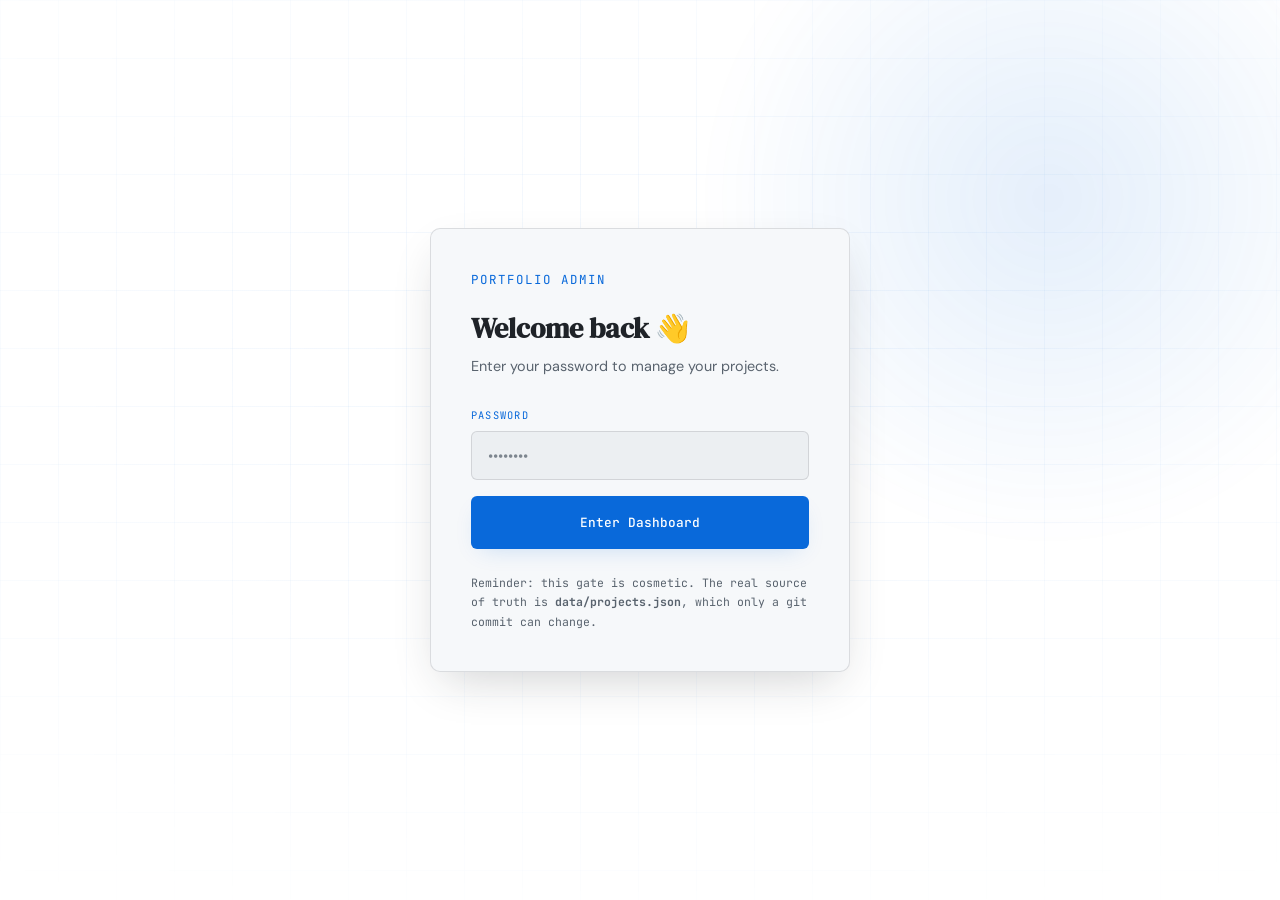
<file: admin.html>
<!DOCTYPE html>
<html lang="en">
<head>
<meta charset="UTF-8"/>
<meta name="viewport" content="width=device-width, initial-scale=1.0"/>
<title>Portfolio Admin · Godfrey Ajeyemi</title>
<meta name="robots" content="noindex, nofollow"/>
<meta name="theme-color" content="#1a1f26"/>
<link rel="icon" href="assets/favicon.svg" type="image/svg+xml"/>
<link rel="preconnect" href="https://fonts.googleapis.com"/>
<link rel="preconnect" href="https://fonts.gstatic.com" crossorigin/>
<link rel="stylesheet" href="https://fonts.googleapis.com/css2?family=DM+Serif+Display:ital@0;1&amp;family=DM+Sans:wght@300;400;500;600&amp;family=JetBrains+Mono:wght@400;500&amp;display=swap"/>
<link rel="stylesheet" href="css/style.css"/>
<script>
(function () {
  try {
    var saved = localStorage.getItem('godfrey_theme');
    var prefersLight = window.matchMedia('(prefers-color-scheme: light)').matches;
    if ((saved || (prefersLight ? 'light' : 'dark')) === 'light') {
      document.documentElement.setAttribute('data-theme', 'light');
    }
  } catch (e) {}
})();
</script>
<style>
/* Admin-only chrome. Everything else comes from css/style.css. */
.gate { min-height: 100svh; display: grid; place-items: center; padding: var(--gutter); position: relative; }
.gate-box {
  position: relative; z-index: 2;
  width: min(420px, 100%);
  background: var(--bg2);
  border: 1px solid var(--border);
  border-radius: var(--radius);
  padding: 2.5rem;
  box-shadow: var(--shadow);
}
.gate-logo { font-family: var(--ff-mono); font-size: 0.78rem; color: var(--blue); letter-spacing: 0.16em; text-transform: uppercase; margin-bottom: 1.4rem; }
.gate-title { font-family: var(--ff-display); font-size: 1.75rem; line-height: 1.2; }
.gate-sub { color: var(--muted); font-size: 0.9rem; margin: 0.5rem 0 1.8rem; }
.gate-err { color: #f85149; font-family: var(--ff-mono); font-size: 0.75rem; margin-top: 0.9rem; display: none; }
.gate-err.show { display: block; }
.gate-note { color: var(--muted); font-size: 0.72rem; font-family: var(--ff-mono); margin-top: 1.5rem; line-height: 1.7; }

.admin { display: none; }
.admin.on { display: block; }

.adm-head {
  position: sticky; top: 0; z-index: 50;
  background: var(--scrim);
  -webkit-backdrop-filter: blur(14px); backdrop-filter: blur(14px);
  border-bottom: 1px solid var(--border);
}
.adm-head-inner { display: flex; align-items: center; justify-content: space-between; gap: 1rem; flex-wrap: wrap; padding-block: 1rem; }
.adm-logo { font-family: var(--ff-mono); font-size: 0.88rem; color: var(--blue); }
.adm-logo span { color: var(--text); }
.adm-actions { display: flex; gap: 0.5rem; flex-wrap: wrap; }

.adm-body { display: grid; grid-template-columns: 1fr 420px; gap: 1.5rem; padding-block: 2rem 4rem; align-items: start; }
@media (max-width: 1024px) { .adm-body { grid-template-columns: 1fr; } }

.panel { background: var(--bg2); border: 1px solid var(--border); border-radius: var(--radius); padding: 1.5rem; }
.panel-head { display: flex; align-items: center; justify-content: space-between; gap: 1rem; flex-wrap: wrap; margin-bottom: 1.25rem; }
.panel-title { font-family: var(--ff-mono); font-size: 0.75rem; color: var(--blue); text-transform: uppercase; letter-spacing: 0.14em; }
.count { font-family: var(--ff-mono); font-size: 0.7rem; color: var(--muted); border: 1px solid var(--border); border-radius: 99px; padding: 0.2rem 0.7rem; }

.rows { display: flex; flex-direction: column; gap: 0.65rem; }
.row {
  display: flex; align-items: flex-start; gap: 0.9rem;
  background: var(--bg3); border: 1px solid var(--border);
  border-radius: var(--radius-sm); padding: 0.9rem 1rem;
  transition: border-color var(--fast);
}
.row:hover { border-color: var(--border-hi); }
.row-emoji { font-size: 1.35rem; line-height: 1.4; flex-shrink: 0; }
.row-main { flex: 1; min-width: 0; }
.row-name { font-weight: 500; font-size: 0.95rem; display: flex; align-items: center; gap: 0.5rem; flex-wrap: wrap; }
.row-star { font-family: var(--ff-mono); font-size: 0.58rem; color: var(--teal); border: 1px solid color-mix(in srgb, var(--teal) 32%, transparent); background: var(--teal-dim); border-radius: 99px; padding: 0.1rem 0.5rem; }
.row-desc { font-size: 0.8rem; color: var(--muted); margin-top: 0.2rem; display: -webkit-box; -webkit-line-clamp: 2; -webkit-box-orient: vertical; overflow: hidden; }
.row-tags { font-family: var(--ff-mono); font-size: 0.66rem; color: var(--blue); margin-top: 0.45rem; }
.row-btns { display: flex; gap: 0.35rem; flex-shrink: 0; flex-wrap: wrap; justify-content: flex-end; }
.mini {
  font-family: var(--ff-mono); font-size: 0.66rem; color: var(--muted);
  border: 1px solid var(--border); border-radius: var(--radius-sm);
  padding: 0.28rem 0.6rem; transition: color var(--fast), border-color var(--fast);
}
.mini:hover { color: var(--blue); border-color: var(--border-hi); }
.mini.danger:hover { color: #f85149; border-color: #f85149; }

.hint { font-family: var(--ff-mono); font-size: 0.68rem; color: var(--muted); margin-top: 0.35rem; }

.icon-grid { display: grid; grid-template-columns: repeat(auto-fill, minmax(42px, 1fr)); gap: 0.4rem; max-height: 190px; overflow-y: auto; padding: 0.6rem; border: 1px solid var(--border); border-radius: var(--radius-sm); background: var(--bg3); }
.icon-opt { font-size: 1.15rem; aspect-ratio: 1; display: grid; place-items: center; border: 1px solid transparent; border-radius: var(--radius-sm); transition: background-color var(--fast), border-color var(--fast); }
.icon-opt:hover { background: var(--blue-dim); }
.icon-opt[aria-pressed="true"] { border-color: var(--blue); background: var(--blue-dim); }

.switch { display: flex; align-items: center; gap: 0.85rem; padding: 0.9rem 0; cursor: pointer; }
.track { width: 42px; height: 23px; border-radius: 99px; background: var(--bg3); border: 1px solid var(--border); position: relative; transition: background-color var(--fast), border-color var(--fast); flex-shrink: 0; }
.thumb { position: absolute; top: 2px; left: 2px; width: 17px; height: 17px; border-radius: 50%; background: var(--muted); transition: transform var(--fast), background-color var(--fast); }
.switch[aria-checked="true"] .track { background: var(--blue-dim); border-color: var(--blue); }
.switch[aria-checked="true"] .thumb { transform: translateX(19px); background: var(--blue); }
.switch-label { font-size: 0.85rem; color: var(--muted); }

.divider { height: 1px; background: var(--border); margin: 1.5rem 0; }
.export-area { width: 100%; min-height: 150px; font-family: var(--ff-mono); font-size: 0.72rem; }

.mode-note { color: var(--muted); font-size: 0.88rem; line-height: 1.8; }
.mode-note strong { color: var(--text); }
.mode-badge {
  display: inline-flex; align-items: center; gap: 0.4rem;
  font-family: var(--ff-mono); font-size: 0.66rem; letter-spacing: 0.1em;
  text-transform: uppercase; border-radius: 99px; padding: 0.22rem 0.7rem;
  margin-bottom: 0.7rem;
}
.mode-badge.live { color: var(--teal); background: var(--teal-dim); border: 1px solid color-mix(in srgb, var(--teal) 32%, transparent); }
.mode-badge.draft { color: var(--blue); background: var(--blue-dim); border: 1px solid color-mix(in srgb, var(--blue) 32%, transparent); }
</style>
</head>
<body>

<div class="toast" id="toast" role="status" aria-live="polite"></div>

<!-- ── GATE ─────────────────────────────────────────────────────────────
     This is a convenience lock, not security: admin.html is a public static
     file, so the password lives in the source. It only stops casual pokers.
     Nothing sensitive is stored here — worst case someone edits their own
     browser's localStorage copy. Real edits still require a git commit.
     ──────────────────────────────────────────────────────────────────── -->
<div class="gate" id="gate">
  <div class="hero-bg" aria-hidden="true"></div>
  <div class="hero-glow" aria-hidden="true"></div>

  <div class="gate-box">
    <p class="gate-logo">Portfolio Admin</p>
    <h1 class="gate-title">Welcome back 👋</h1>
    <p class="gate-sub">Enter your password to manage your projects.</p>

    <div class="field">
      <label for="pw">Password</label>
      <input id="pw" type="password" placeholder="••••••••" autocomplete="current-password"/>
    </div>

    <button class="btn btn-primary" id="gateBtn" type="button" style="width:100%;justify-content:center;margin-top:1rem">
      Enter Dashboard
    </button>

    <p class="gate-err" id="gateErr">Incorrect password. Try again.</p>
    <p class="gate-note">
      Reminder: this gate is cosmetic. The real source of truth is
      <strong>data/projects.json</strong>, which only a git commit can change.
    </p>
  </div>
</div>

<!-- ── ADMIN ───────────────────────────────────────────────────────────── -->
<div class="admin" id="admin">

  <header class="adm-head">
    <div class="wrap adm-head-inner">
      <p class="adm-logo">godfrey<span>.dev</span> / admin</p>
      <div class="adm-actions">
        <button class="mini" id="themeToggle" type="button">Theme</button>
        <a class="mini" href="index.html" target="_blank" rel="noopener">View Portfolio ↗</a>
        <button class="mini danger" id="logoutBtn" type="button">Logout</button>
      </div>
    </div>
  </header>

  <div class="wrap adm-body">

    <!-- LEFT — list + publish -->
    <div style="display:flex;flex-direction:column;gap:1.5rem">
      <section class="panel">
        <div class="panel-head">
          <h2 class="panel-title">All Projects</h2>
          <div style="display:flex;align-items:center;gap:0.5rem;flex-wrap:wrap">
            <span class="count" id="count">0 projects</span>
            <button class="mini" id="reloadBtn" type="button">Reload published</button>
            <button class="mini danger" id="resetBtn" type="button">Reset to defaults</button>
          </div>
        </div>
        <div class="rows" id="rows"></div>
      </section>

      <section class="panel">
        <div class="panel-head">
          <h2 class="panel-title">Publish</h2>
        </div>
        <p class="mode-note" id="modeNote"></p>

        <div style="display:flex;gap:0.5rem;flex-wrap:wrap;margin-top:1.2rem">
          <button class="btn btn-primary" id="downloadBtn" type="button">⬇ Download projects.json</button>
          <button class="btn btn-ghost" id="copyBtn" type="button">Copy JSON</button>
          <label class="btn btn-ghost" style="cursor:pointer">
            Import JSON…
            <input type="file" id="importFile" accept="application/json,.json" style="display:none"/>
          </label>
        </div>

        <div class="divider"></div>

        <div class="field">
          <label for="jsonOut">Live JSON preview</label>
          <textarea id="jsonOut" class="export-area" readonly spellcheck="false"></textarea>
        </div>
      </section>
    </div>

    <!-- RIGHT — editor -->
    <section class="panel" id="editor">
      <div class="panel-head">
        <h2 class="panel-title" id="formTitle">Add New Project</h2>
      </div>

      <div style="display:flex;flex-direction:column;gap:1rem">
        <div class="field">
          <label for="fName">Project Name *</label>
          <input id="fName" type="text" placeholder="e.g. AssetVerify"/>
        </div>

        <div class="field">
          <label for="fDesc">Description *</label>
          <textarea id="fDesc" placeholder="What does it do? Who uses it? What did you build?"></textarea>
        </div>

        <div class="field">
          <label for="fTags">Tech Stack *</label>
          <input id="fTags" type="text" placeholder="Python, Django, React"/>
          <p class="hint">Comma separated. These also become the filter chips on your site.</p>
        </div>

        <div class="form-row">
          <div class="field">
            <label for="fGithub">GitHub URL</label>
            <input id="fGithub" type="url" placeholder="https://github.com/…"/>
          </div>
          <div class="field">
            <label for="fLive">Live Demo URL</label>
            <input id="fLive" type="url" placeholder="https://…"/>
          </div>
        </div>

        <div class="field">
          <label for="fImage">Screenshot URL</label>
          <input id="fImage" type="text" placeholder="assets/shots/assetverify.png"/>
          <p class="hint">Shown on featured cards. Leave blank to use the icon placeholder.</p>
        </div>

        <div class="field">
          <label id="iconLabel">Project Icon</label>
          <div class="icon-grid" id="iconGrid" role="group" aria-labelledby="iconLabel"></div>
        </div>

        <div class="switch" id="featuredSwitch" role="switch" aria-checked="false" tabindex="0">
          <span class="track"><span class="thumb"></span></span>
          <span class="switch-label">Featured — shows large, full width, at the top</span>
        </div>

        <div style="display:flex;gap:0.6rem;flex-wrap:wrap">
          <button class="btn btn-primary" id="saveBtn" type="button" style="flex:1;justify-content:center">Save Project</button>
          <button class="btn btn-ghost" id="clearBtn" type="button">Clear</button>
        </div>
      </div>
    </section>

  </div>
</div>

<script>
(function () {
  'use strict';

  // Cosmetic gate only — see the note in the markup above.
  var ADMIN_PASSWORD = 'godfrey2025';
  var STORAGE_KEY = 'godfrey_projects';
  var SESSION_KEY = 'godfrey_admin_ok';

  var $ = function (s, r) { return (r || document).querySelector(s); };

  var ICONS = [
    '💻','🌐','📱','⚙️','🚀','🔐','🤖','📊','🛒','💬',
    '🎨','📝','🎵','📸','🎬','🎮','🧩','📡',
    '🍁','🌱','🌍','🌿','🔥','❄️','⚡','🌊',
    '🏦','💰','📈','💎','🏆','🎯','📦','🗺️',
    '🍽️','🎟️','🏋️','🏠','🎓','🔬','🚗','✈️',
    '🔧','🧠','💡','🔒'
  ];

  var projects = [];
  var selectedIcon = '💻';
  var featuredOn = false;
  var editingId = null;

  /* --- toast ----------------------------------------------------------- */
  var tTimer;
  function toast(msg, isErr) {
    var t = $('#toast');
    t.textContent = msg;
    t.classList.toggle('err', !!isErr);
    t.classList.add('show');
    clearTimeout(tTimer);
    tTimer = setTimeout(function () { t.classList.remove('show'); }, 3200);
  }

  /* --- storage --------------------------------------------------------- */
  /* The featured card always renders first on the site, so keep the stored
     order matching what visitors actually see. Array.sort is stable, so the
     rest of the list keeps the order you arranged with the arrows. */
  function featuredFirst(list) {
    return list.slice().sort(function (a, b) {
      return (b.featured ? 1 : 0) - (a.featured ? 1 : 0);
    });
  }

  /* Two persistence modes:
       dev-server running → write straight into data/projects.json
       plain static host  → localStorage draft, published by hand
     Detected once at boot by pinging /__api/health. */
  var devMode = false;
  var devFile = 'data/projects.json';

  function save() {
    projects = featuredFirst(projects);
    render();

    if (devMode) return writeToFile();

    try {
      localStorage.setItem(STORAGE_KEY, JSON.stringify(projects));
    } catch (e) {
      toast('Could not save to this browser.', true);
    }
    return Promise.resolve();
  }

  function writeToFile() {
    return fetch('/__api/projects', {
      method: 'POST',
      headers: { 'Content-Type': 'application/json' },
      body: JSON.stringify(projects)
    })
      .then(function (r) {
        return r.json().then(function (body) {
          if (!r.ok || !body.ok) throw new Error(body.error || ('HTTP ' + r.status));
          return body;
        });
      })
      .then(function () {
        // A leftover browser draft would keep the preview banner on the live
        // site even though the file is now correct, so clear it.
        try { localStorage.removeItem(STORAGE_KEY); } catch (e) {}
        setModeNote('Last written ' + new Date().toLocaleTimeString() + '.');
      })
      .catch(function (e) {
        toast('Could not write ' + devFile + ': ' + e.message, true);
      });
  }

  function detectDev() {
    return fetch('/__api/health', { cache: 'no-store' })
      .then(function (r) { return r.ok ? r.json() : null; })
      .then(function (d) {
        if (d && d.dev) {
          devMode = true;
          if (d.file) devFile = d.file;
        }
      })
      .catch(function () { /* plain static host — stay in draft mode */ });
  }

  function setModeNote(extra) {
    var n = $('#modeNote');
    if (!n) return;
    n.textContent = '';
    n.appendChild(el('span', 'mode-badge ' + (devMode ? 'live' : 'draft'),
      devMode ? '● Writing to file' : '● Browser draft'));
    n.appendChild(document.createElement('br'));
    n.appendChild(document.createTextNode(devMode
      ? 'Every change is written straight into ' + devFile + '. No download step, and no preview banner on your site — just commit when you are happy.'
      : 'Changes are saved to this browser only. To publish, download the JSON below and replace ' + devFile + ' in your repo, then commit. Or run "node dev-server.js" and this panel will write the file for you.'));
    if (extra) {
      n.appendChild(document.createElement('br'));
      n.appendChild(el('span', null, extra));
    }
  }

  function nextId() {
    return projects.reduce(function (m, p) { return Math.max(m, p.id || 0); }, 0) + 1;
  }

  function normalise(list) {
    if (!Array.isArray(list)) return null;
    var clean = list
      .filter(function (p) { return p && typeof p.name === 'string' && p.name.trim(); })
      .map(function (p, i) {
        return {
          id: typeof p.id === 'number' ? p.id : i + 1,
          name: String(p.name).trim(),
          desc: String(p.desc || '').trim(),
          tags: Array.isArray(p.tags) ? p.tags.map(String) : [],
          github: String(p.github || '').trim(),
          live: String(p.live || '').trim(),
          icon: String(p.icon || '📦'),
          image: String(p.image || '').trim(),
          featured: !!p.featured
        };
      });
    if (!clean.length) return null;

    // Imported files can carry several featured entries — keep the first only.
    var seen = false;
    clean.forEach(function (p) {
      if (p.featured && !seen) { seen = true; return; }
      p.featured = false;
    });
    return featuredFirst(clean);
  }

  function loadPublished() {
    return fetch('data/projects.json', { cache: 'no-cache' })
      .then(function (r) { return r.ok ? r.json() : Promise.reject(new Error(String(r.status))); })
      .then(function (d) { return normalise(d); });
  }

  /* --- rendering ------------------------------------------------------- */
  function el(tag, cls, text) {
    var n = document.createElement(tag);
    if (cls) n.className = cls;
    if (text != null) n.textContent = text;
    return n;
  }

  function render() {
    var wrap = $('#rows');
    wrap.textContent = '';
    $('#count').textContent = projects.length + (projects.length === 1 ? ' project' : ' projects');
    $('#jsonOut').value = JSON.stringify(projects, null, 2);

    if (!projects.length) {
      wrap.appendChild(el('p', 'hint', 'No projects yet. Add one on the right, or reload the published list.'));
      return;
    }

    var pinned = projects.length > 0 && projects[0].featured;

    projects.forEach(function (p, i) {
      var row = el('div', 'row');

      var emoji = el('span', 'row-emoji', p.icon || '📦');
      emoji.setAttribute('aria-hidden', 'true');
      row.appendChild(emoji);

      var main = el('div', 'row-main');
      var name = el('p', 'row-name');
      name.appendChild(document.createTextNode(p.name));
      if (p.featured) name.appendChild(el('span', 'row-star', '★ Featured'));
      main.appendChild(name);
      main.appendChild(el('p', 'row-desc', p.desc));
      if (p.tags.length) main.appendChild(el('p', 'row-tags', p.tags.join(' · ')));
      row.appendChild(main);

      var btns = el('div', 'row-btns');

      // The featured card is pinned to the top, so hide the arrows that would
      // fight that and snap straight back on save.
      var canUp = i > 0 && !(pinned && i === 1);
      var canDown = i < projects.length - 1 && !(pinned && i === 0);
      if (canUp) btns.appendChild(mini('↑', 'Move up', function () { swap(i, i - 1); }));
      if (canDown) btns.appendChild(mini('↓', 'Move down', function () { swap(i, i + 1); }));
      btns.appendChild(mini('Edit', 'Edit ' + p.name, function () { edit(p.id); }));

      var del = mini('Delete', 'Delete ' + p.name, function () {
        if (!window.confirm('Delete “' + p.name + '”? This only affects this browser until you publish.')) return;
        projects = projects.filter(function (x) { return x.id !== p.id; });
        if (editingId === p.id) clearForm();
        save();
        toast('Deleted “' + p.name + '”.');
      });
      del.classList.add('danger');
      btns.appendChild(del);

      row.appendChild(btns);
      wrap.appendChild(row);
    });
  }

  function mini(label, aria, onClick) {
    var b = el('button', 'mini', label);
    b.type = 'button';
    b.setAttribute('aria-label', aria);
    b.addEventListener('click', onClick);
    return b;
  }

  function swap(a, b) {
    var tmp = projects[a];
    projects[a] = projects[b];
    projects[b] = tmp;
    save();
  }

  /* --- icon picker ----------------------------------------------------- */
  function buildIcons() {
    var grid = $('#iconGrid');
    grid.textContent = '';
    ICONS.forEach(function (ic) {
      var b = el('button', 'icon-opt', ic);
      b.type = 'button';
      b.setAttribute('aria-label', 'Use icon ' + ic);
      b.setAttribute('aria-pressed', String(ic === selectedIcon));
      b.addEventListener('click', function () {
        selectedIcon = ic;
        Array.prototype.forEach.call(grid.children, function (c) {
          c.setAttribute('aria-pressed', String(c === b));
        });
      });
      grid.appendChild(b);
    });
  }

  /* --- featured switch ------------------------------------------------- */
  function setFeatured(on) {
    featuredOn = !!on;
    $('#featuredSwitch').setAttribute('aria-checked', String(featuredOn));
  }

  /* --- form ------------------------------------------------------------ */
  function clearForm() {
    editingId = null;
    ['#fName', '#fDesc', '#fTags', '#fGithub', '#fLive', '#fImage'].forEach(function (s) { $(s).value = ''; });
    selectedIcon = '💻';
    setFeatured(false);
    buildIcons();
    $('#formTitle').textContent = 'Add New Project';
    $('#saveBtn').textContent = 'Save Project';
  }

  function edit(id) {
    var p = projects.filter(function (x) { return x.id === id; })[0];
    if (!p) return;
    editingId = id;
    $('#fName').value = p.name;
    $('#fDesc').value = p.desc;
    $('#fTags').value = p.tags.join(', ');
    $('#fGithub').value = p.github;
    $('#fLive').value = p.live;
    $('#fImage').value = p.image || '';
    selectedIcon = p.icon || '💻';
    setFeatured(p.featured);
    buildIcons();
    $('#formTitle').textContent = 'Editing: ' + p.name;
    $('#saveBtn').textContent = 'Update Project';
    $('#editor').scrollIntoView({ behavior: 'smooth', block: 'start' });
  }

  function saveProject() {
    var name = $('#fName').value.trim();
    var desc = $('#fDesc').value.trim();
    var tags = $('#fTags').value.split(',').map(function (t) { return t.trim(); }).filter(Boolean);

    if (!name || !desc || !tags.length) {
      toast('Name, description and at least one tag are required.', true);
      return;
    }

    var data = {
      name: name,
      desc: desc,
      tags: tags,
      github: $('#fGithub').value.trim(),
      live: $('#fLive').value.trim(),
      image: $('#fImage').value.trim(),
      icon: selectedIcon,
      featured: featuredOn
    };

    // Only one project can hold the featured slot.
    if (featuredOn) {
      projects.forEach(function (p) { if (p.id !== editingId) p.featured = false; });
    }

    if (editingId) {
      projects = projects.map(function (p) {
        return p.id === editingId ? Object.assign({}, p, data) : p;
      });
      toast('Updated “' + name + '”.');
    } else {
      data.id = nextId();
      projects.push(data);
      toast('Added “' + name + '”.');
    }

    clearForm();
    save();
  }

  /* --- publish helpers -------------------------------------------------- */
  function download() {
    var blob = new Blob([JSON.stringify(projects, null, 2) + '\n'], { type: 'application/json' });
    var url = URL.createObjectURL(blob);
    var a = document.createElement('a');
    a.href = url;
    a.download = 'projects.json';
    document.body.appendChild(a);
    a.click();
    a.remove();
    URL.revokeObjectURL(url);
    toast(devMode
      ? 'Downloaded a copy. ' + devFile + ' is already up to date.'
      : 'Downloaded. Replace ' + devFile + ' in your repo and commit.');
  }

  function copyJson() {
    var text = JSON.stringify(projects, null, 2);
    if (navigator.clipboard && navigator.clipboard.writeText) {
      navigator.clipboard.writeText(text)
        .then(function () { toast('JSON copied to clipboard.'); })
        .catch(function () { toast('Copy failed — select the text below instead.', true); });
      return;
    }
    var out = $('#jsonOut');
    out.select();
    toast('Selected — press Ctrl+C to copy.');
  }

  function importFile(file) {
    var reader = new FileReader();
    reader.onload = function () {
      var parsed;
      try {
        parsed = normalise(JSON.parse(reader.result));
      } catch (e) {
        toast('That file is not valid JSON.', true);
        return;
      }
      if (!parsed) { toast('No usable projects found in that file.', true); return; }
      projects = parsed;
      clearForm();
      save();
      toast('Imported ' + parsed.length + ' projects.');
    };
    reader.onerror = function () { toast('Could not read that file.', true); };
    reader.readAsText(file);
  }

  /* --- boot ------------------------------------------------------------ */
  function start() {
    $('#gate').style.display = 'none';
    $('#admin').classList.add('on');

    buildIcons();

    detectDev().then(function () {
      setModeNote();

      var local = null;
      try {
        var raw = localStorage.getItem(STORAGE_KEY);
        if (raw) local = normalise(JSON.parse(raw));
      } catch (e) {}

      // An existing browser draft always wins over the file, so nothing you
      // typed earlier gets silently discarded. In dev mode the next save
      // flushes it to disk and the draft disappears for good.
      if (local) {
        projects = local;
        render();
        if (devMode) toast('Loaded an unsaved draft from this browser — your next edit writes it to ' + devFile + '.');
        return;
      }

      return loadPublished()
        .then(function (p) { projects = p || []; })
        .catch(function () {
          projects = [];
          toast('Could not read ' + devFile + ' — serve this over http, not file://.', true);
        })
        .then(render);
    });
  }

  function attemptLogin() {
    if ($('#pw').value === ADMIN_PASSWORD) {
      try { sessionStorage.setItem(SESSION_KEY, '1'); } catch (e) {}
      start();
    } else {
      $('#gateErr').classList.add('show');
      $('#pw').value = '';
      $('#pw').focus();
    }
  }

  $('#gateBtn').addEventListener('click', attemptLogin);
  $('#pw').addEventListener('keydown', function (e) {
    if (e.key === 'Enter') attemptLogin();
    $('#gateErr').classList.remove('show');
  });

  $('#logoutBtn').addEventListener('click', function () {
    try { sessionStorage.removeItem(SESSION_KEY); } catch (e) {}
    window.location.reload();
  });

  $('#saveBtn').addEventListener('click', saveProject);
  $('#clearBtn').addEventListener('click', function () { clearForm(); toast('Form cleared.'); });
  $('#downloadBtn').addEventListener('click', download);
  $('#copyBtn').addEventListener('click', copyJson);

  $('#importFile').addEventListener('change', function (e) {
    if (e.target.files && e.target.files[0]) importFile(e.target.files[0]);
    e.target.value = '';
  });

  $('#reloadBtn').addEventListener('click', function () {
    loadPublished()
      .then(function (p) {
        if (!p) { toast('data/projects.json is empty.', true); return; }
        projects = p;
        clearForm();
        save();
        toast('Reloaded the published list.');
      })
      .catch(function () { toast('Could not fetch data/projects.json.', true); });
  });

  $('#resetBtn').addEventListener('click', function () {
    var msg = devMode
      ? 'Discard unsaved changes and reload from ' + devFile + '?'
      : 'Discard local edits and clear this browser’s copy?';
    if (!window.confirm(msg)) return;
    try { localStorage.removeItem(STORAGE_KEY); } catch (e) {}
    window.location.reload();
  });

  var sw = $('#featuredSwitch');
  sw.addEventListener('click', function () { setFeatured(!featuredOn); });
  sw.addEventListener('keydown', function (e) {
    if (e.key === ' ' || e.key === 'Enter') { e.preventDefault(); setFeatured(!featuredOn); }
  });

  $('#themeToggle').addEventListener('click', function () {
    var next = document.documentElement.getAttribute('data-theme') === 'light' ? 'dark' : 'light';
    document.documentElement.setAttribute('data-theme', next);
    try { localStorage.setItem('godfrey_theme', next); } catch (e) {}
  });

  // Stay signed in across reloads within the same tab session.
  var signedIn = false;
  try { signedIn = sessionStorage.getItem(SESSION_KEY) === '1'; } catch (e) {}
  if (signedIn) start();
})();
</script>
</body>
</html>
</file>
<file: css/style.css>
/* ==========================================================================
   Godfrey Ajeyemi — Portfolio
   Design system + components. Dark is the default; light is opt-in via
   [data-theme="light"] on <html>, set by js/main.js before first paint.
   ========================================================================== */

/* --- TOKENS --------------------------------------------------------------- */
:root {
  /* Dark theme (default) — a soft slate, deliberately not near-black.
     Every surface stays above #1a so the page reads as dim, not switched off. */
  --bg:          #1a1f26;
  --bg2:         #21262e;
  --bg3:         #2a3038;
  --surface:     rgba(255, 255, 255, 0.03);
  --blue:        #58a6ff;
  --blue-strong: #79b8ff;
  --blue-dim:    rgba(88, 166, 255, 0.13);
  --blue-glow:   rgba(88, 166, 255, 0.30);
  --teal:        #56d364;
  --teal-dim:    rgba(86, 211, 100, 0.11);
  --text:        #d6e0ea;
  --muted:       #93a1ae;
  --border:      rgba(255, 255, 255, 0.11);
  --border-hi:   rgba(88, 166, 255, 0.50);
  /* Text placed on a filled accent surface. The accent is light in dark mode,
     so this has to be dark or the button fails contrast. */
  --on-accent:   #131820;
  --shadow:      0 18px 50px -12px rgba(0, 0, 0, 0.55);
  --grid-line:   rgba(88, 166, 255, 0.05);
  --scrim:       rgba(26, 31, 38, 0.86);

  /* Type */
  --ff-display: 'DM Serif Display', Georgia, 'Times New Roman', serif;
  --ff-body:    'DM Sans', system-ui, -apple-system, 'Segoe UI', sans-serif;
  --ff-mono:    'JetBrains Mono', ui-monospace, 'Cascadia Code', Consolas, monospace;

  /* Rhythm */
  --maxw:    1180px;
  --gutter:  clamp(1.25rem, 5vw, 4rem);
  --section: clamp(4.5rem, 10vw, 7.5rem);
  --radius:  10px;
  --radius-sm: 6px;

  /* Motion */
  --ease:  cubic-bezier(0.22, 1, 0.36, 1);
  --fast:  0.2s var(--ease);
  --med:   0.35s var(--ease);
}

[data-theme="light"] {
  --bg:          #ffffff;
  --bg2:         #f6f8fa;
  --bg3:         #eceff2;
  --surface:     rgba(0, 0, 0, 0.02);
  --blue:        #0969da;
  --blue-strong: #0550ae;
  --blue-dim:    rgba(9, 105, 218, 0.08);
  --blue-glow:   rgba(9, 105, 218, 0.22);
  --teal:        #1a7f37;
  --teal-dim:    rgba(26, 127, 55, 0.09);
  --text:        #1f2328;
  --muted:       #59636e;
  --border:      rgba(31, 35, 40, 0.13);
  --border-hi:   rgba(9, 105, 218, 0.45);
  --on-accent:   #ffffff;
  --shadow:      0 18px 45px -14px rgba(31, 35, 40, 0.22);
  --grid-line:   rgba(9, 105, 218, 0.05);
  --scrim:       rgba(255, 255, 255, 0.88);
}

/* --- RESET ---------------------------------------------------------------- */
*, *::before, *::after { margin: 0; padding: 0; box-sizing: border-box; }

html {
  scroll-behavior: smooth;
  scroll-padding-top: 6rem;
  -webkit-text-size-adjust: 100%;
}

body {
  background: var(--bg);
  color: var(--text);
  font-family: var(--ff-body);
  font-size: 16px;
  line-height: 1.7;
  overflow-x: hidden;
  -webkit-font-smoothing: antialiased;
  -moz-osx-font-smoothing: grayscale;
  transition: background-color var(--med), color var(--med);
}

img, svg { display: block; max-width: 100%; }
a { color: inherit; text-decoration: none; }
button { font: inherit; color: inherit; background: none; border: none; cursor: pointer; }
ul { list-style: none; }

::selection { background: var(--blue); color: var(--bg); }

::-webkit-scrollbar { width: 10px; height: 10px; }
::-webkit-scrollbar-track { background: var(--bg2); }
::-webkit-scrollbar-thumb { background: var(--border); border-radius: 99px; border: 3px solid var(--bg2); }
::-webkit-scrollbar-thumb:hover { background: var(--blue); }

/* Keyboard focus only — never a ring on mouse clicks. */
:focus { outline: none; }
:focus-visible {
  outline: 2px solid var(--blue);
  outline-offset: 3px;
  border-radius: 3px;
}

.skip-link {
  position: absolute;
  top: 0; left: 50%;
  transform: translate(-50%, -110%);
  z-index: 300;
  background: var(--blue);
  color: var(--on-accent);
  font-family: var(--ff-mono);
  font-size: 0.8rem;
  padding: 0.75rem 1.5rem;
  border-radius: 0 0 var(--radius-sm) var(--radius-sm);
  transition: transform var(--fast);
}
.skip-link:focus-visible { transform: translate(-50%, 0); }

.sr-only {
  position: absolute;
  width: 1px; height: 1px;
  padding: 0; margin: -1px;
  overflow: hidden;
  clip: rect(0 0 0 0);
  white-space: nowrap;
  border: 0;
}

/* --- LAYOUT --------------------------------------------------------------- */
.wrap {
  width: 100%;
  max-width: var(--maxw);
  margin-inline: auto;
  padding-inline: var(--gutter);
}

section { padding-block: var(--section); }

.section-head { max-width: 46rem; }

.section-label {
  font-family: var(--ff-mono);
  font-size: 0.72rem;
  color: var(--blue);
  letter-spacing: 0.18em;
  text-transform: uppercase;
  margin-bottom: 0.9rem;
  display: flex;
  align-items: center;
  gap: 0.8rem;
}
.section-label::before {
  content: '';
  width: 26px; height: 1px;
  background: var(--blue);
  flex-shrink: 0;
}

.section-title {
  font-family: var(--ff-display);
  font-size: clamp(2rem, 4.5vw, 3.15rem);
  font-weight: 400;
  line-height: 1.12;
  letter-spacing: -0.01em;
}
.section-title em { font-style: italic; color: var(--blue); }

.section-sub {
  color: var(--muted);
  margin-top: 1rem;
  font-size: 1.02rem;
  max-width: 42rem;
}

/* --- SCROLL PROGRESS ------------------------------------------------------ */
.progress-bar {
  position: fixed;
  top: 0; left: 0;
  height: 2px;
  width: 100%;
  transform: scaleX(0);
  transform-origin: 0 50%;
  background: linear-gradient(90deg, var(--blue), var(--teal));
  z-index: 200;
  will-change: transform;
}

/* --- NAV ------------------------------------------------------------------ */
.nav {
  position: fixed;
  top: 0; left: 0; right: 0;
  z-index: 150;
  border-bottom: 1px solid transparent;
  transition: background-color var(--med), border-color var(--med), backdrop-filter var(--med);
}
.nav.scrolled {
  background: var(--scrim);
  border-bottom-color: var(--border);
  -webkit-backdrop-filter: blur(14px) saturate(180%);
  backdrop-filter: blur(14px) saturate(180%);
}
.nav-inner {
  display: flex;
  align-items: center;
  justify-content: space-between;
  gap: 1.5rem;
  padding-block: 1.1rem;
}

.nav-logo {
  font-family: var(--ff-mono);
  font-size: 0.92rem;
  font-weight: 500;
  color: var(--blue);
  letter-spacing: -0.02em;
  white-space: nowrap;
}
.nav-logo span { color: var(--text); }

.nav-links { display: flex; gap: 2rem; }
.nav-links a {
  font-family: var(--ff-mono);
  font-size: 0.76rem;
  color: var(--muted);
  position: relative;
  padding-block: 0.35rem;
  transition: color var(--fast);
}
.nav-links a::after {
  content: '';
  position: absolute;
  left: 0; bottom: 0;
  height: 1px; width: 100%;
  background: var(--blue);
  transform: scaleX(0);
  transform-origin: right;
  transition: transform var(--med);
}
.nav-links a:hover { color: var(--text); }
.nav-links a:hover::after,
.nav-links a[aria-current="true"]::after { transform: scaleX(1); transform-origin: left; }
.nav-links a[aria-current="true"] { color: var(--blue); }
.nav-links a i {
  font-style: normal;
  color: var(--blue);
  margin-right: 0.35rem;
  opacity: 0.75;
}

.nav-actions { display: flex; align-items: center; gap: 0.75rem; }

.icon-btn {
  width: 38px; height: 38px;
  display: grid;
  place-items: center;
  border: 1px solid var(--border);
  border-radius: var(--radius-sm);
  color: var(--muted);
  transition: color var(--fast), border-color var(--fast), background-color var(--fast);
}
.icon-btn:hover { color: var(--blue); border-color: var(--border-hi); background: var(--blue-dim); }
.icon-btn svg { width: 17px; height: 17px; }

/* One button, two glyphs — swap on theme. */
[data-theme="light"] .icon-sun,
:root:not([data-theme="light"]) .icon-moon { display: none; }

.nav-hire {
  font-family: var(--ff-mono);
  font-size: 0.76rem;
  font-weight: 500;
  color: var(--blue);
  border: 1px solid var(--blue);
  border-radius: var(--radius-sm);
  padding: 0.55rem 1.2rem;
  white-space: nowrap;
  transition: background-color var(--fast), box-shadow var(--fast);
}
.nav-hire:hover { background: var(--blue-dim); box-shadow: 0 0 22px -6px var(--blue-glow); }

.nav-toggle { display: none; }

/* Mobile drawer */
.nav-drawer {
  position: fixed;
  inset: 0 0 0 auto;
  width: min(320px, 84vw);
  background: var(--bg2);
  border-left: 1px solid var(--border);
  z-index: 180;
  padding: 6rem var(--gutter) 2rem;
  transform: translateX(100%);
  transition: transform var(--med);
  display: flex;
  flex-direction: column;
  gap: 0.35rem;
  box-shadow: var(--shadow);
}
.nav-drawer.open { transform: translateX(0); }
.nav-drawer a {
  font-family: var(--ff-mono);
  font-size: 0.95rem;
  color: var(--muted);
  padding: 0.9rem 0;
  border-bottom: 1px solid var(--border);
  transition: color var(--fast), padding-left var(--fast);
}
.nav-drawer a:hover { color: var(--blue); padding-left: 0.4rem; }
.nav-drawer a i { font-style: normal; color: var(--blue); margin-right: 0.6rem; opacity: 0.7; }

.nav-scrim {
  position: fixed;
  inset: 0;
  background: rgba(0, 0, 0, 0.55);
  z-index: 170;
  opacity: 0;
  visibility: hidden;
  transition: opacity var(--med), visibility var(--med);
}
.nav-scrim.open { opacity: 1; visibility: visible; }

/* --- HERO ----------------------------------------------------------------- */
.hero {
  min-height: 100svh;
  display: flex;
  align-items: center;
  position: relative;
  overflow: hidden;
  padding-block: 8rem 4rem;
}
.hero-bg {
  position: absolute;
  inset: 0;
  background-image:
    linear-gradient(var(--grid-line) 1px, transparent 1px),
    linear-gradient(90deg, var(--grid-line) 1px, transparent 1px);
  background-size: 58px 58px;
  -webkit-mask-image: radial-gradient(ellipse 90% 70% at 50% 40%, #000 20%, transparent 100%);
  mask-image: radial-gradient(ellipse 90% 70% at 50% 40%, #000 20%, transparent 100%);
  pointer-events: none;
}
.hero-glow {
  position: absolute;
  width: min(720px, 90vw);
  aspect-ratio: 1;
  top: -18%; right: -10%;
  background: radial-gradient(circle, var(--blue-glow) 0%, transparent 68%);
  opacity: 0.5;
  filter: blur(20px);
  pointer-events: none;
}

.hero-inner { position: relative; z-index: 2; }
.hero-content { max-width: 46rem; }

.hero-greeting {
  font-family: var(--ff-mono);
  font-size: 0.82rem;
  color: var(--blue);
  margin-bottom: 1.4rem;
  display: flex;
  align-items: center;
  gap: 0.8rem;
}
.hero-greeting::before {
  content: '';
  width: 32px; height: 1px;
  background: var(--blue);
}
.status-dot {
  width: 7px; height: 7px;
  border-radius: 50%;
  background: var(--teal);
  box-shadow: 0 0 0 0 var(--teal);
  animation: pulse 2.4s infinite;
  margin-left: 0.3rem;
}
@keyframes pulse {
  0%   { box-shadow: 0 0 0 0 color-mix(in srgb, var(--teal) 55%, transparent); }
  70%  { box-shadow: 0 0 0 9px transparent; }
  100% { box-shadow: 0 0 0 0 transparent; }
}

.hero-name {
  font-family: var(--ff-display);
  font-size: clamp(3rem, 9vw, 6.2rem);
  font-weight: 400;
  line-height: 1.02;
  letter-spacing: -0.02em;
  margin-bottom: 0.7rem;
}
.hero-name em {
  font-style: italic;
  background: linear-gradient(120deg, var(--blue) 15%, var(--teal) 95%);
  -webkit-background-clip: text;
  background-clip: text;
  -webkit-text-fill-color: transparent;
  color: var(--blue);
}

.hero-role {
  font-family: var(--ff-mono);
  font-size: clamp(0.95rem, 2.4vw, 1.35rem);
  color: var(--muted);
  margin-bottom: 1.8rem;
  min-height: 2.1rem;
  display: flex;
  align-items: center;
  gap: 0.15rem;
}
.hero-role .prompt { color: var(--teal); margin-right: 0.5rem; }
#typed { color: var(--text); }
.caret {
  display: inline-block;
  width: 2px;
  height: 1.15em;
  background: var(--blue);
  margin-left: 3px;
  animation: blink 1.05s steps(2, start) infinite;
}
@keyframes blink { 50% { opacity: 0; } }

.hero-desc {
  font-size: 1.06rem;
  color: var(--muted);
  max-width: 34rem;
  line-height: 1.85;
  margin-bottom: 2.5rem;
}
.hero-desc strong { color: var(--text); font-weight: 500; }

.hero-ctas { display: flex; gap: 0.8rem; flex-wrap: wrap; }

/* Buttons */
.btn {
  font-family: var(--ff-mono);
  font-size: 0.8rem;
  font-weight: 500;
  padding: 0.9rem 1.7rem;
  border-radius: var(--radius-sm);
  border: 1px solid transparent;
  display: inline-flex;
  align-items: center;
  gap: 0.55rem;
  white-space: nowrap;
  transition: transform var(--fast), background-color var(--fast),
              border-color var(--fast), color var(--fast), box-shadow var(--fast);
}
.btn:hover { transform: translateY(-2px); }
.btn:active { transform: translateY(0); }
.btn svg { width: 15px; height: 15px; }

.btn-primary {
  background: var(--blue);
  color: var(--on-accent);
  box-shadow: 0 8px 24px -10px var(--blue-glow);
}
.btn-primary:hover { background: var(--blue-strong); box-shadow: 0 12px 30px -8px var(--blue-glow); }

.btn-ghost { border-color: var(--border); color: var(--text); }
.btn-ghost:hover { border-color: var(--border-hi); color: var(--blue); background: var(--blue-dim); }

.btn-cv {
  color: var(--teal);
  border-color: color-mix(in srgb, var(--teal) 40%, transparent);
  background: var(--teal-dim);
}
.btn-cv:hover { border-color: var(--teal); background: color-mix(in srgb, var(--teal) 16%, transparent); }

/* WhatsApp keeps its own brand green rather than borrowing the accent, so it
   reads as the third-party channel it is. Dark text meets AA on that green. */
.btn-wa {
  background: #25d366;
  color: #06210f;
  border-color: #25d366;
  box-shadow: 0 8px 24px -12px rgba(37, 211, 102, 0.7);
}
.btn-wa:hover { background: #1fb855; border-color: #1fb855; }

.btn[disabled] { opacity: 0.6; pointer-events: none; }

/* Stats */
.hero-stats {
  display: flex;
  flex-wrap: wrap;
  gap: clamp(2rem, 6vw, 4rem);
  margin-top: clamp(3rem, 8vw, 5rem);
  padding-top: 2.6rem;
  border-top: 1px solid var(--border);
}
.stat-num {
  font-family: var(--ff-display);
  font-size: clamp(2.2rem, 5vw, 2.9rem);
  line-height: 1;
  letter-spacing: -0.01em;
}
.stat-num span { color: var(--blue); }
.stat-label {
  font-family: var(--ff-mono);
  font-size: 0.68rem;
  color: var(--muted);
  margin-top: 0.45rem;
  text-transform: uppercase;
  letter-spacing: 0.13em;
}

/* --- ABOUT ---------------------------------------------------------------- */
#about { background: var(--bg2); }

.about-grid {
  display: grid;
  grid-template-columns: 1.05fr 0.95fr;
  gap: clamp(2.5rem, 6vw, 5rem);
  align-items: start;
  margin-top: 3.5rem;
}
.about-text p {
  color: var(--muted);
  line-height: 1.9;
  margin-bottom: 1.15rem;
}
.about-text p strong { color: var(--text); font-weight: 500; }

.tag-row { display: flex; flex-wrap: wrap; gap: 0.55rem; margin-top: 2rem; }
.tag {
  font-family: var(--ff-mono);
  font-size: 0.7rem;
  color: var(--blue);
  border: 1px solid color-mix(in srgb, var(--blue) 30%, transparent);
  background: var(--blue-dim);
  padding: 0.4rem 0.9rem;
  border-radius: 99px;
}

.card {
  background: var(--bg3);
  border: 1px solid var(--border);
  border-radius: var(--radius);
  position: relative;
  overflow: hidden;
}
.about-card { padding: clamp(1.5rem, 3vw, 2.25rem); }
.about-card::before {
  content: '';
  position: absolute;
  top: 0; left: 0; right: 0;
  height: 2px;
  background: linear-gradient(90deg, var(--blue), var(--teal), transparent);
}
.about-row {
  display: flex;
  align-items: flex-start;
  gap: 1.1rem;
  padding: 1.15rem 0;
  border-bottom: 1px solid var(--border);
}
.about-row:last-child { border-bottom: none; padding-bottom: 0; }
.about-row:first-child { padding-top: 0.3rem; }
.about-icon {
  width: 34px; height: 34px;
  flex-shrink: 0;
  display: grid;
  place-items: center;
  border-radius: var(--radius-sm);
  background: var(--blue-dim);
  color: var(--blue);
}
.about-icon svg { width: 17px; height: 17px; }
.about-label {
  font-family: var(--ff-mono);
  font-size: 0.63rem;
  color: var(--blue);
  text-transform: uppercase;
  letter-spacing: 0.12em;
  margin-bottom: 0.15rem;
}
.about-value { font-size: 0.95rem; font-weight: 500; line-height: 1.5; }
.about-sub { font-size: 0.82rem; color: var(--muted); line-height: 1.6; }
.about-value a:hover { color: var(--blue); }

/* --- SKILLS --------------------------------------------------------------- */
.skills-grid {
  display: grid;
  grid-template-columns: repeat(auto-fit, minmax(280px, 1fr));
  gap: 1.25rem;
  margin-top: 3.5rem;
}
.skill-card {
  padding: clamp(1.5rem, 3vw, 2rem);
  background: var(--bg2);
  transition: transform var(--med), border-color var(--med), box-shadow var(--med);
}
/* Cursor-tracked spotlight — --mx/--my are written by main.js. */
.spotlight::after {
  content: '';
  position: absolute;
  inset: 0;
  background: radial-gradient(340px circle at var(--mx, 50%) var(--my, 50%),
              var(--blue-dim), transparent 62%);
  opacity: 0;
  transition: opacity var(--med);
  pointer-events: none;
}
.spotlight:hover::after { opacity: 1; }
.skill-card:hover {
  transform: translateY(-5px);
  border-color: var(--border-hi);
  box-shadow: var(--shadow);
}
.skill-head { display: flex; align-items: center; gap: 0.8rem; margin-bottom: 1.4rem; }
.skill-icon {
  width: 36px; height: 36px;
  display: grid;
  place-items: center;
  border-radius: var(--radius-sm);
  background: var(--blue-dim);
  color: var(--blue);
}
.skill-icon svg { width: 18px; height: 18px; }
.skill-title {
  font-family: var(--ff-mono);
  font-size: 0.72rem;
  color: var(--blue);
  text-transform: uppercase;
  letter-spacing: 0.14em;
}
.skill-list li {
  font-size: 0.9rem;
  color: var(--muted);
  padding: 0.42rem 0;
  display: flex;
  align-items: baseline;
  gap: 0.6rem;
  position: relative;
  z-index: 1;
}
.skill-list li::before {
  content: '▸';
  color: var(--blue);
  font-size: 0.65rem;
  flex-shrink: 0;
}
.skill-list strong { color: var(--text); font-weight: 500; }

/* --- EXPERIENCE ----------------------------------------------------------- */
#experience { background: var(--bg2); }

.timeline { margin-top: 3.5rem; position: relative; padding-left: 2.4rem; }
.timeline::before {
  content: '';
  position: absolute;
  left: 5px; top: 6px; bottom: 6px;
  width: 1px;
  background: linear-gradient(to bottom, var(--blue), var(--border) 70%, transparent);
}
.tl-item { position: relative; padding-bottom: 3.25rem; }
.tl-item:last-child { padding-bottom: 0; }
.tl-dot {
  position: absolute;
  left: -2.4rem; top: 7px;
  width: 11px; height: 11px;
  border-radius: 50%;
  background: var(--blue);
  box-shadow: 0 0 0 4px var(--bg2), 0 0 16px var(--blue-glow);
}
.tl-date {
  font-family: var(--ff-mono);
  font-size: 0.7rem;
  color: var(--blue);
  letter-spacing: 0.11em;
  text-transform: uppercase;
  margin-bottom: 0.45rem;
}
.tl-role {
  font-family: var(--ff-display);
  font-size: clamp(1.25rem, 2.6vw, 1.5rem);
  font-weight: 400;
  line-height: 1.3;
}
.tl-company {
  font-family: var(--ff-mono);
  font-size: 0.8rem;
  color: var(--muted);
  margin: 0.3rem 0 1rem;
}
.tl-company span { color: var(--teal); }
.tl-bullets { color: var(--muted); font-size: 0.93rem; line-height: 1.8; }
.tl-bullets li {
  padding: 0.28rem 0;
  display: flex;
  align-items: flex-start;
  gap: 0.65rem;
}
.tl-bullets li::before {
  content: '▸';
  color: var(--blue);
  font-size: 0.65rem;
  margin-top: 0.5rem;
  flex-shrink: 0;
}
.tl-tags { display: flex; flex-wrap: wrap; gap: 0.45rem; margin-top: 1.1rem; }
.tl-tag {
  font-family: var(--ff-mono);
  font-size: 0.66rem;
  color: var(--muted);
  border: 1px solid var(--border);
  background: var(--bg3);
  padding: 0.25rem 0.7rem;
  border-radius: 99px;
}

/* --- PROJECTS ------------------------------------------------------------- */
.filters {
  display: flex;
  flex-wrap: wrap;
  gap: 0.5rem;
  margin-top: 2.5rem;
}
.filter {
  font-family: var(--ff-mono);
  font-size: 0.72rem;
  color: var(--muted);
  border: 1px solid var(--border);
  background: transparent;
  padding: 0.45rem 1rem;
  border-radius: 99px;
  transition: color var(--fast), border-color var(--fast), background-color var(--fast);
}
.filter:hover { color: var(--text); border-color: var(--border-hi); }
.filter[aria-pressed="true"] {
  color: var(--blue);
  border-color: var(--border-hi);
  background: var(--blue-dim);
}

.projects-grid {
  display: grid;
  grid-template-columns: repeat(auto-fill, minmax(320px, 1fr));
  gap: 1.25rem;
  margin-top: 2rem;
}
.project {
  padding: clamp(1.4rem, 3vw, 1.9rem);
  background: var(--bg2);
  display: flex;
  flex-direction: column;
  transition: transform var(--med), border-color var(--med), box-shadow var(--med);
}
.project:hover {
  transform: translateY(-5px);
  border-color: var(--border-hi);
  box-shadow: var(--shadow);
}
.project > * { position: relative; z-index: 1; }

.project-top {
  display: flex;
  justify-content: space-between;
  align-items: flex-start;
  gap: 1rem;
  margin-bottom: 1.1rem;
}
.project-emoji {
  font-size: 1.7rem;
  line-height: 1;
  width: 44px; height: 44px;
  display: grid;
  place-items: center;
  border-radius: var(--radius-sm);
  background: var(--bg3);
  border: 1px solid var(--border);
}
.project-links { display: flex; gap: 0.5rem; flex-shrink: 0; }
.project-link {
  font-family: var(--ff-mono);
  font-size: 0.68rem;
  color: var(--muted);
  border: 1px solid var(--border);
  border-radius: var(--radius-sm);
  padding: 0.32rem 0.75rem;
  display: inline-flex;
  align-items: center;
  gap: 0.35rem;
  transition: color var(--fast), border-color var(--fast), background-color var(--fast);
}
.project-link:hover { color: var(--blue); border-color: var(--border-hi); background: var(--blue-dim); }
.project-link svg { width: 12px; height: 12px; }

.project-name {
  font-family: var(--ff-display);
  font-size: 1.32rem;
  font-weight: 400;
  line-height: 1.3;
  margin-bottom: 0.5rem;
  transition: color var(--fast);
}
.project:hover .project-name { color: var(--blue); }
.project-desc {
  font-size: 0.9rem;
  color: var(--muted);
  line-height: 1.75;
  flex: 1;
}
.project-tags { display: flex; flex-wrap: wrap; gap: 0.4rem; margin-top: 1.2rem; }
.project-tag {
  font-family: var(--ff-mono);
  font-size: 0.65rem;
  color: var(--blue);
  background: var(--blue-dim);
  border: 1px solid color-mix(in srgb, var(--blue) 20%, transparent);
  padding: 0.24rem 0.68rem;
  border-radius: 99px;
}

/* Featured spans the full row and goes side-by-side. */
.project.featured {
  grid-column: 1 / -1;
  flex-direction: row;
  align-items: stretch;
  gap: clamp(1.5rem, 4vw, 2.75rem);
  padding: clamp(1.4rem, 3vw, 2rem);
}
.project.featured .project-body {
  flex: 1;
  display: flex;
  flex-direction: column;
  justify-content: center;
  min-width: 0;
}
.project-shot {
  width: clamp(240px, 34%, 380px);
  flex-shrink: 0;
  border-radius: var(--radius-sm);
  border: 1px solid var(--border);
  background: linear-gradient(145deg, var(--bg3), var(--bg));
  overflow: hidden;
  position: relative;
  display: grid;
  place-items: center;
  min-height: 210px;
}
.project-shot img {
  width: 100%; height: 100%;
  object-fit: cover;
}
.project-shot .placeholder {
  display: grid;
  place-items: center;
  gap: 0.7rem;
  font-family: var(--ff-mono);
  font-size: 0.68rem;
  color: var(--muted);
  letter-spacing: 0.1em;
  text-transform: uppercase;
  text-align: center;
  padding: 1rem;
}
.project-shot .placeholder .big { font-size: 2.9rem; line-height: 1; }

.badge {
  font-family: var(--ff-mono);
  font-size: 0.62rem;
  color: var(--teal);
  border: 1px solid color-mix(in srgb, var(--teal) 32%, transparent);
  background: var(--teal-dim);
  padding: 0.22rem 0.7rem;
  border-radius: 99px;
  margin-bottom: 0.85rem;
  display: inline-flex;
  align-items: center;
  gap: 0.35rem;
  align-self: flex-start;
}

.empty-state {
  grid-column: 1 / -1;
  text-align: center;
  color: var(--muted);
  font-family: var(--ff-mono);
  font-size: 0.85rem;
  padding: 3.5rem 1rem;
  border: 1px dashed var(--border);
  border-radius: var(--radius);
}

/* Local-preview notice — only rendered when localStorage overrides the JSON. */
.preview-note {
  grid-column: 1 / -1;
  display: flex;
  flex-wrap: wrap;
  align-items: center;
  gap: 0.9rem;
  font-family: var(--ff-mono);
  font-size: 0.73rem;
  color: var(--teal);
  border: 1px solid color-mix(in srgb, var(--teal) 30%, transparent);
  background: var(--teal-dim);
  border-radius: var(--radius-sm);
  padding: 0.8rem 1.1rem;
}
.preview-note button {
  color: var(--teal);
  text-decoration: underline;
  font-family: inherit;
  font-size: inherit;
}

/* --- CONTACT -------------------------------------------------------------- */
#contact { background: var(--bg2); }

.contact-grid {
  display: grid;
  grid-template-columns: 0.9fr 1.1fr;
  gap: clamp(2.5rem, 6vw, 5rem);
  margin-top: 3.5rem;
  align-items: start;
}
.contact-intro {
  color: var(--muted);
  line-height: 1.9;
  margin-bottom: 2.2rem;
}
.contact-intro strong { color: var(--text); font-weight: 500; }
.contact-list { display: flex; flex-direction: column; gap: 0.8rem; }
.contact-item {
  display: flex;
  align-items: center;
  gap: 1rem;
  padding: 0.95rem 1.15rem;
  border: 1px solid var(--border);
  background: var(--bg3);
  border-radius: var(--radius-sm);
  transition: border-color var(--fast), transform var(--fast);
}
.contact-item:hover { border-color: var(--border-hi); transform: translateX(3px); }
.contact-icon {
  width: 32px; height: 32px;
  flex-shrink: 0;
  display: grid;
  place-items: center;
  border-radius: var(--radius-sm);
  background: var(--blue-dim);
  color: var(--blue);
}
.contact-icon svg { width: 16px; height: 16px; }
.contact-label {
  font-family: var(--ff-mono);
  font-size: 0.6rem;
  color: var(--blue);
  text-transform: uppercase;
  letter-spacing: 0.12em;
}
.contact-value { font-size: 0.9rem; word-break: break-word; }

/* Form */
.form { display: flex; flex-direction: column; gap: 1rem; }
.form-row { display: grid; grid-template-columns: 1fr 1fr; gap: 1rem; }
.field { display: flex; flex-direction: column; gap: 0.4rem; }
.field label {
  font-family: var(--ff-mono);
  font-size: 0.65rem;
  color: var(--blue);
  text-transform: uppercase;
  letter-spacing: 0.12em;
}
.field input,
.field textarea {
  background: var(--bg3);
  border: 1px solid var(--border);
  border-radius: var(--radius-sm);
  color: var(--text);
  font-family: var(--ff-body);
  font-size: 0.92rem;
  padding: 0.85rem 1rem;
  width: 100%;
  transition: border-color var(--fast), box-shadow var(--fast);
}
.field input:focus,
.field textarea:focus {
  border-color: var(--blue);
  box-shadow: 0 0 0 3px var(--blue-dim);
  outline: none;
}
.field textarea { resize: vertical; min-height: 130px; }
.field ::placeholder { color: var(--muted); opacity: 0.75; }
.field input:user-invalid,
.field textarea:user-invalid { border-color: #f85149; }

/* Honeypot — bots fill it, humans never see it. */
.hp {
  position: absolute;
  left: -9999px;
  width: 1px; height: 1px;
  opacity: 0;
}

.spinner {
  width: 14px; height: 14px;
  border: 2px solid color-mix(in srgb, currentColor 30%, transparent);
  border-top-color: currentColor;
  border-radius: 50%;
  animation: spin 0.65s linear infinite;
}
@keyframes spin { to { transform: rotate(360deg); } }

/* --- FOOTER --------------------------------------------------------------- */
footer {
  background: var(--bg);
  border-top: 1px solid var(--border);
  padding-block: 2.5rem;
}
.footer-inner {
  display: flex;
  justify-content: space-between;
  align-items: center;
  gap: 1.25rem;
  flex-wrap: wrap;
}
.footer-left { font-family: var(--ff-mono); font-size: 0.75rem; color: var(--muted); }
.footer-left span { color: var(--blue); }
.footer-socials { display: flex; gap: 0.6rem; }
.social {
  font-family: var(--ff-mono);
  font-size: 0.72rem;
  color: var(--muted);
  border: 1px solid var(--border);
  border-radius: var(--radius-sm);
  padding: 0.5rem 1rem;
  display: inline-flex;
  align-items: center;
  gap: 0.45rem;
  transition: color var(--fast), border-color var(--fast), background-color var(--fast);
}
.social:hover { color: var(--blue); border-color: var(--border-hi); background: var(--blue-dim); }
.social svg { width: 14px; height: 14px; }

/* --- BACK TO TOP ---------------------------------------------------------- */
.to-top {
  position: fixed;
  right: clamp(1rem, 3vw, 2rem);
  bottom: clamp(1rem, 3vw, 2rem);
  width: 42px; height: 42px;
  display: grid;
  place-items: center;
  border-radius: 50%;
  background: var(--bg3);
  border: 1px solid var(--border);
  color: var(--muted);
  z-index: 120;
  opacity: 0;
  visibility: hidden;
  transform: translateY(12px);
  transition: opacity var(--med), visibility var(--med), transform var(--med),
              color var(--fast), border-color var(--fast);
}
.to-top.show { opacity: 1; visibility: visible; transform: translateY(0); }
.to-top:hover { color: var(--blue); border-color: var(--border-hi); }
.to-top svg { width: 16px; height: 16px; }

/* --- TOAST ---------------------------------------------------------------- */
.toast {
  position: fixed;
  left: 50%;
  bottom: 2rem;
  transform: translate(-50%, 140%);
  background: var(--bg3);
  border: 1px solid var(--blue);
  color: var(--text);
  font-family: var(--ff-mono);
  font-size: 0.8rem;
  padding: 0.9rem 1.4rem;
  border-radius: var(--radius-sm);
  box-shadow: var(--shadow);
  z-index: 250;
  opacity: 0;
  max-width: min(90vw, 30rem);
  text-align: center;
  transition: transform var(--med), opacity var(--med);
}
.toast.show { transform: translate(-50%, 0); opacity: 1; }
.toast.err { border-color: #f85149; }

/* --- SCROLL REVEAL -------------------------------------------------------- */
.reveal {
  opacity: 0;
  transform: translateY(22px);
  transition: opacity 0.7s var(--ease), transform 0.7s var(--ease);
  transition-delay: var(--d, 0s);
}
.reveal.in { opacity: 1; transform: none; }

/* --- 404 ------------------------------------------------------------------ */
.notfound {
  min-height: 100svh;
  display: grid;
  place-items: center;
  text-align: center;
  position: relative;
  overflow: hidden;
}
.notfound-code {
  font-family: var(--ff-display);
  font-size: clamp(5rem, 22vw, 12rem);
  line-height: 1;
  background: linear-gradient(120deg, var(--blue), var(--teal));
  -webkit-background-clip: text;
  background-clip: text;
  -webkit-text-fill-color: transparent;
}

/* --- RESPONSIVE ----------------------------------------------------------- */
@media (max-width: 1000px) {
  .about-grid,
  .contact-grid { grid-template-columns: 1fr; }
}

@media (max-width: 860px) {
  .nav-links { display: none; }
  .nav-hire { display: none; }
  .nav-toggle { display: grid; }
  .project.featured { flex-direction: column; }
  .project-shot { width: 100%; min-height: 200px; }
}

@media (max-width: 560px) {
  body { font-size: 15px; }
  .form-row { grid-template-columns: 1fr; }
  .footer-inner { flex-direction: column; text-align: center; }
  .hero-ctas .btn { flex: 1 1 auto; justify-content: center; }
  .projects-grid { grid-template-columns: 1fr; }
}

/* --- MOTION PREFERENCES --------------------------------------------------- */
@media (prefers-reduced-motion: reduce) {
  html { scroll-behavior: auto; }
  *, *::before, *::after {
    animation-duration: 0.01ms !important;
    animation-iteration-count: 1 !important;
    transition-duration: 0.01ms !important;
    scroll-behavior: auto !important;
  }
  .reveal { opacity: 1; transform: none; }
  .caret { animation: none; opacity: 1; }
}

/* --- PRINT ---------------------------------------------------------------- */
@media print {
  .nav, .to-top, .progress-bar, .toast, .hero-glow, .hero-bg,
  .nav-drawer, .nav-scrim, .filters, .form { display: none !important; }
  body { background: #fff; color: #000; }
  section { padding-block: 1.5rem; page-break-inside: avoid; }
  a[href^="http"]::after { content: " (" attr(href) ")"; font-size: 0.75em; color: #555; }
}
</file>
